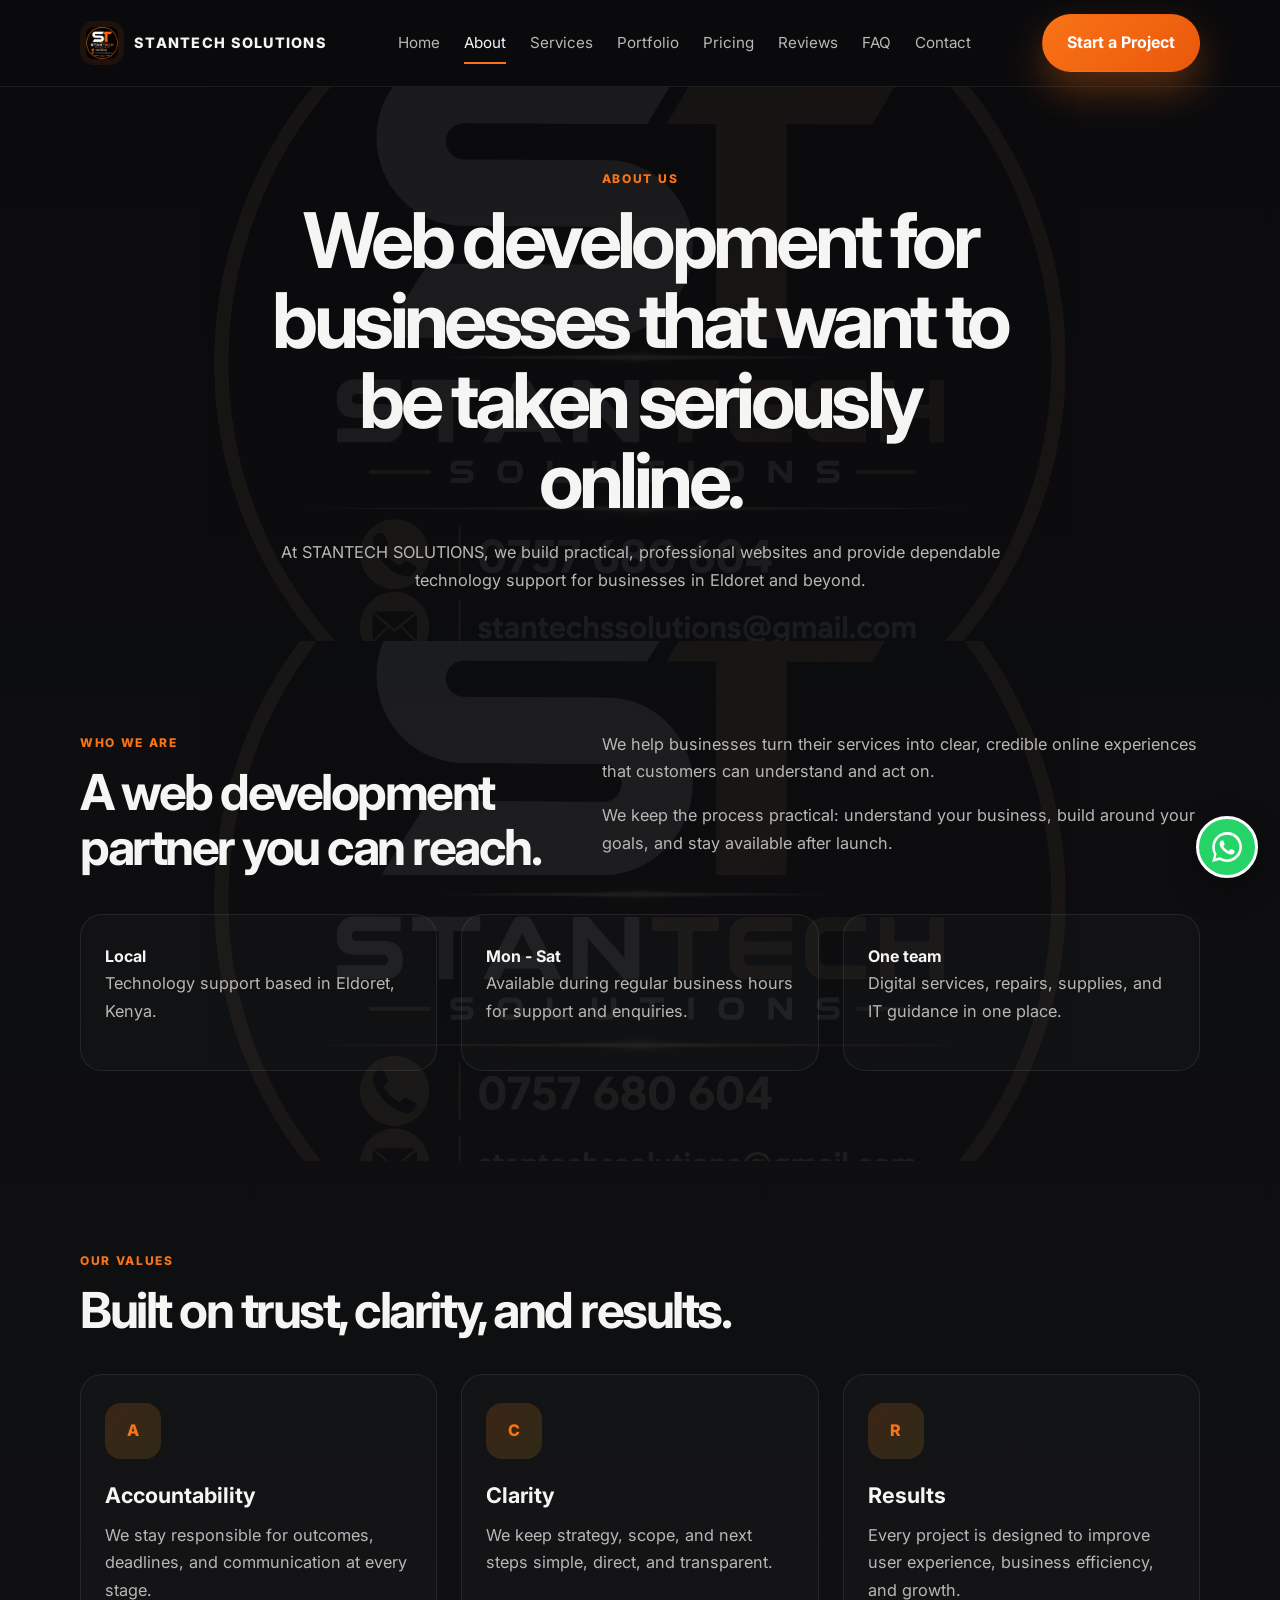
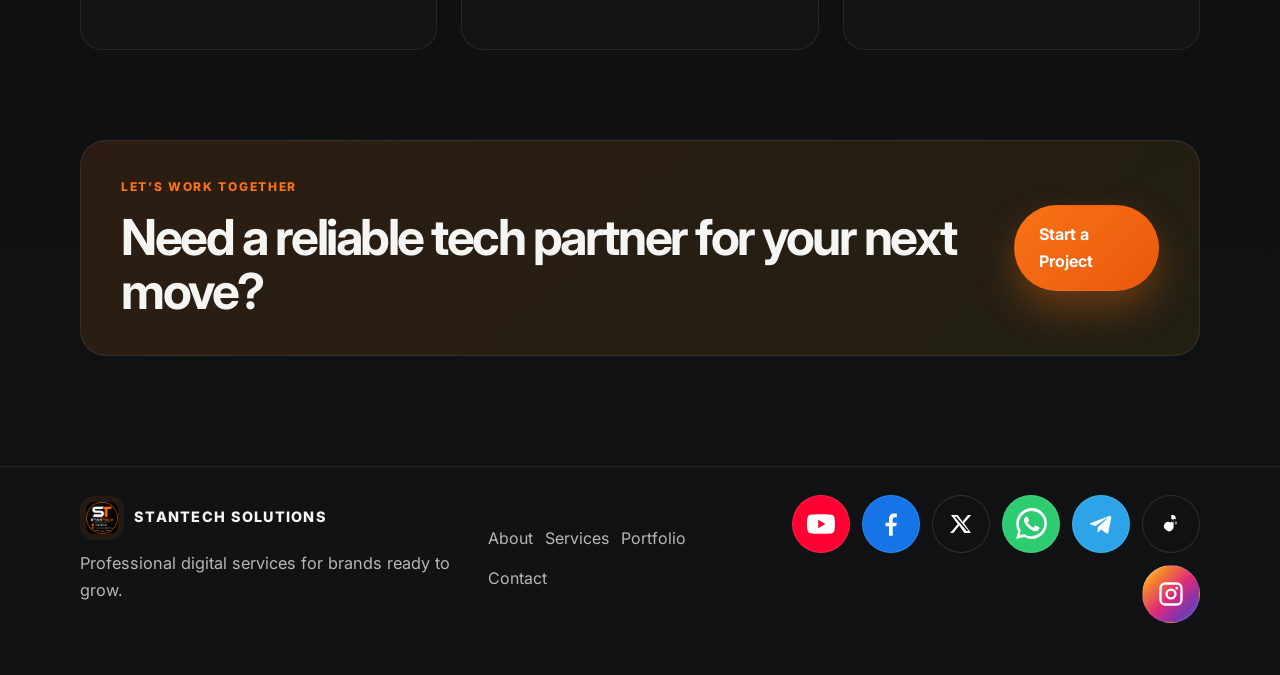
<file: about.html>
<!DOCTYPE html>
<html lang="en">
  <head>
    <meta charset="UTF-8" />
    <meta name="viewport" content="width=device-width, initial-scale=1.0" />
    <title>About | STANTECH SOLUTIONS</title>
    <link rel="preconnect" href="https://fonts.googleapis.com" />
    <link rel="preconnect" href="https://fonts.gstatic.com" crossorigin />
    <link href="https://fonts.googleapis.com/css2?family=Inter:wght@400;500;600;700;800;900&display=swap" rel="stylesheet" />
    <link rel="stylesheet" href="styles.css" />
  </head>
  <body>
    <header class="site-header">
      <div class="container nav-wrap">
        <a href="index.html" class="brand" aria-label="Home">
          <img src="assets/logo.jpeg" alt="STANTECH SOLUTIONS logo" class="brand-logo" />
          <span class="brand-text">STANTECH SOLUTIONS</span>
        </a>
        <button class="nav-toggle" aria-label="Toggle navigation" aria-expanded="false">
          <span></span><span></span><span></span>
        </button>
        <nav class="main-nav" aria-label="Main navigation">
          <a href="index.html">Home</a>
          <a href="about.html" class="active">About</a>
          <a href="services.html">Services</a>
          <a href="portfolio.html">Portfolio</a>
          <a href="pricing.html">Pricing</a>
          <a href="testimonials.html">Reviews</a>
          <a href="faq.html">FAQ</a>
          <a href="contact.html">Contact</a>
        </nav>
        <a class="btn btn-primary nav-cta" href="contact.html">Start a Project</a>
      </div>
    </header>

    <main>
      <section class="page-hero brand-watermark">
        <div class="container page-hero-inner reveal">
          <p class="eyebrow accent">About us</p>
          <h1>Web development for businesses that want to be taken seriously online.</h1>
          <p>At STANTECH SOLUTIONS, we build practical, professional websites and provide dependable technology support for businesses in Eldoret and beyond.</p>
        </div>
      </section>

      <section class="page-section brand-watermark">
        <div class="container two-column reveal">
          <div>
            <p class="eyebrow accent">Who we are</p>
            <h2>A web development partner you can reach.</h2>
          </div>
          <div>
            <p>We help businesses turn their services into clear, credible online experiences that customers can understand and act on.</p>
            <p>We keep the process practical: understand your business, build around your goals, and stay available after launch.</p>
          </div>
        </div>

        <div class="container stats-grid reveal">
          <article class="stat-card">
            <strong>Local</strong>
            <p>Technology support based in Eldoret, Kenya.</p>
          </article>
          <article class="stat-card">
            <strong>Mon - Sat</strong>
            <p>Available during regular business hours for support and enquiries.</p>
          </article>
          <article class="stat-card">
            <strong>One team</strong>
            <p>Digital services, repairs, supplies, and IT guidance in one place.</p>
          </article>
        </div>
      </section>

      <section class="page-section">
        <div class="container section-header reveal">
          <div>
            <p class="eyebrow accent">Our values</p>
            <h2>Built on trust, clarity, and results.</h2>
          </div>
        </div>
        <div class="container feature-grid">
          <article class="feature-card reveal">
            <div class="icon-box">A</div>
            <h3>Accountability</h3>
            <p>We stay responsible for outcomes, deadlines, and communication at every stage.</p>
          </article>
          <article class="feature-card reveal">
            <div class="icon-box">C</div>
            <h3>Clarity</h3>
            <p>We keep strategy, scope, and next steps simple, direct, and transparent.</p>
          </article>
          <article class="feature-card reveal">
            <div class="icon-box">R</div>
            <h3>Results</h3>
            <p>Every project is designed to improve user experience, business efficiency, and growth.</p>
          </article>
        </div>
      </section>

      <section class="section cta-band">
        <div class="container cta-box reveal">
          <div>
            <p class="eyebrow accent">Let’s work together</p>
            <h2>Need a reliable tech partner for your next move?</h2>
          </div>
          <a class="btn btn-primary" href="contact.html">Start a Project</a>
        </div>
      </section>
    </main>

    <footer class="site-footer">
      <div class="container footer-wrap">
        <div>
          <a href="index.html" class="brand footer-brand">
            <img src="assets/logo.jpeg" alt="STANTECH SOLUTIONS logo" class="brand-logo" />
            <span class="brand-text">STANTECH SOLUTIONS</span>
          </a>
          <p>Professional digital services for brands ready to grow.</p>
        </div>
        <div class="footer-links">
          <a href="about.html">About</a>
          <a href="services.html">Services</a>
          <a href="portfolio.html">Portfolio</a>
          <a href="contact.html">Contact</a>
        </div>
        <div class="social-links">
          <a class="social-link" data-social="youtube" href="https://www.youtube.com/@STANTECHS254" target="_blank" rel="noreferrer" aria-label="YouTube"><svg viewBox="0 0 24 24" aria-hidden="true"><path d="M23.5 6.2a3 3 0 0 0-2.1-2.1C19.5 3.6 12 3.6 12 3.6s-7.5 0-9.4.5A3 3 0 0 0 .5 6.2 31 31 0 0 0 0 12a31 31 0 0 0 .5 5.8 3 3 0 0 0 2.1 2.1c1.9.5 9.4.5 9.4.5s7.5 0 9.4-.5a3 3 0 0 0 2.1-2.1A31 31 0 0 0 24 12a31 31 0 0 0-.5-5.8ZM9.6 15.6V8.4l6.2 3.6-6.2 3.6Z"/></svg></a>
          <a class="social-link" data-social="facebook" href="https://www.facebook.com/share/1HybwTXKRy/" target="_blank" rel="noreferrer" aria-label="Facebook"><svg viewBox="0 0 24 24" aria-hidden="true"><path d="M13.5 22v-8h3l.4-3h-3.4V7.8c0-.9.3-1.6 1.7-1.6H17V3.1c-.3-.1-1.3-.2-2.5-.2-2.5 0-4.2 1.5-4.2 4.4V11h-3v3h3v8h4.7Z"/></svg></a>
          <a class="social-link" data-social="twitter" href="https://x.com/StantechDesigns" target="_blank" rel="noreferrer" aria-label="Twitter"><svg viewBox="0 0 24 24" aria-hidden="true"><path d="M18.9 3h3.3l-7.2 8.2L22 21h-6.6l-5.2-7.4L4.4 21H1l7.7-8.8L2 3h6.8l4.7 6.7 5.4-6.7Zm-1.2 16.1h1.8L7.4 4.8H5.5l12.2 14.3Z"/></svg></a>
          <a class="social-link" data-social="whatsapp" href="https://wa.me/254757680604" target="_blank" rel="noreferrer" aria-label="WhatsApp"><svg viewBox="0 0 24 24" aria-hidden="true"><path d="M20.52 3.48A11.31 11.31 0 0 0 12.09 0C5.59 0 .2 5.38.2 12c0 2.12.55 4.18 1.58 5.99L.1 24l6.2-1.63A11.9 11.9 0 0 0 12.09 24c6.5 0 11.88-5.38 11.88-12 0-3.2-1.25-6.2-3.45-8.52ZM12.09 21.9c-1.88 0-3.72-.5-5.35-1.45l-.38-.23-3.67.96 1-3.56-.25-.37A9.67 9.67 0 0 1 2.27 12c0-5.37 4.38-9.75 9.8-9.75 2.62 0 5.08 1.02 6.9 2.86a9.58 9.58 0 0 1 2.9 6.89c0 5.37-4.39 9.75-9.81 9.75Zm5.37-7.3c-.29-.15-1.72-.85-1.99-.95-.27-.1-.46-.15-.66.15-.2.29-.76.95-.94 1.14-.17.2-.35.22-.65.08-.29-.15-1.24-.46-2.37-1.47-.87-.78-1.47-1.74-1.64-2.03-.17-.29-.02-.45.13-.6.14-.14.29-.35.44-.52.15-.17.2-.29.3-.48.1-.2.05-.37-.02-.52-.08-.15-.66-1.58-.9-2.16-.24-.58-.49-.5-.66-.51-.17 0-.37-.02-.57-.02-.2 0-.52.08-.79.38-.27.29-1.04 1.02-1.04 2.48s1.06 2.88 1.22 3.08c.15.2 2.1 3.2 5.08 4.48.7.31 1.25.49 1.68.63.71.23 1.35.2 1.86.12.57-.08 1.72-.7 1.96-1.38.24-.68.24-1.27.17-1.39-.07-.12-.27-.2-.57-.35Z"/></svg></a>
          <a class="social-link" data-social="telegram" href="https://t.me/StanTechs" target="_blank" rel="noreferrer" aria-label="Telegram"><svg viewBox="0 0 24 24" aria-hidden="true"><path d="M21 5.4 18.3 19.2c-.2 1-.8 1.2-1.7.8l-4.5-3.3-2.2 2.1c-.2.2-.4.4-.9.4l.3-4.6 8.4-7.6c.4-.3-.1-.5-.6-.2L7.2 13.7 3.1 12.5c-.9-.3-.9-.9.2-1.3l15.7-6.1c.8-.3 1.5.2 1.2 1.3Z"/></svg></a>
          <a class="social-link" data-social="tiktok" href="https://www.tiktok.com/@stantechssolutions" target="_blank" rel="noreferrer" aria-label="TikTok"><svg viewBox="0 0 24 24" aria-hidden="true"><path d="M14.8 3c.5.7 1.1 1.3 1.9 1.7v2.6c-.8-.1-1.5-.4-2.1-.8V15a4.3 4.3 0 0 1-7.5 2.9 4.3 4.3 0 0 1 4.2-7.5c.3 0 .5-.1.8-.1V9.5a6.8 6.8 0 0 0 2.7 1v-2.6c-.9-.1-1.7-.4-2.5-.9V3h2.5Zm1.1 9.6c.5-.4 1-.6 1.6-.6V9.4c-.4 0-.8.1-1.1.2v3Z"/></svg></a>
          <a class="social-link" data-social="instagram" href="https://www.instagram.com/stan.techs?stkn=dzA0ZWNvb3Q5NmZw" target="_blank" rel="noreferrer" aria-label="Instagram"><svg viewBox="0 0 24 24" aria-hidden="true"><path d="M7 2h10a5 5 0 0 1 5 5v10a5 5 0 0 1-5 5H7a5 5 0 0 1-5-5V7a5 5 0 0 1 5-5Zm0 2a3 3 0 0 0-3 3v10a3 3 0 0 0 3 3h10a3 3 0 0 0 3-3V7a3 3 0 0 0-3-3H7Zm5 3.2A4.8 4.8 0 1 1 7.2 12 4.8 4.8 0 0 1 12 7.2Zm0 2A2.8 2.8 0 1 0 14.8 12 2.8 2.8 0 0 0 12 9.2Zm5-3.4a1.2 1.2 0 1 1-1.2 1.2 1.2 1.2 0 0 1 1.2-1.2Z"/></svg></a>
        </div>
      </div>
    </footer>

    <a class="whatsapp-float" href="https://wa.me/254757680604" target="_blank" rel="noreferrer" aria-label="Chat with STANTECH SOLUTIONS on WhatsApp" title="Chat on WhatsApp"><svg viewBox="0 0 24 24" aria-hidden="true"><path d="M20.52 3.48A11.31 11.31 0 0 0 12.09 0C5.59 0 .2 5.38.2 12c0 2.12.55 4.18 1.58 5.99L.1 24l6.2-1.63A11.9 11.9 0 0 0 12.09 24c6.5 0 11.88-5.38 11.88-12 0-3.2-1.25-6.2-3.45-8.52ZM12.09 21.9c-1.88 0-3.72-.5-5.35-1.45l-.38-.23-3.67.96 1-3.56-.25-.37A9.67 9.67 0 0 1 2.27 12c0-5.37 4.38-9.75 9.8-9.75 2.62 0 5.08 1.02 6.9 2.86a9.58 9.58 0 0 1 2.9 6.89c0 5.37-4.39 9.75-9.81 9.75Zm5.37-7.3c-.29-.15-1.72-.85-1.99-.95-.27-.1-.46-.15-.66.15-.2.29-.76.95-.94 1.14-.17.2-.35.22-.65.08-.29-.15-1.24-.46-2.37-1.47-.87-.78-1.47-1.74-1.64-2.03-.17-.29-.02-.45.13-.6.14-.14.29-.35.44-.52.15-.17.2-.29.3-.48.1-.2.05-.37-.02-.52-.08-.15-.66-1.58-.9-2.16-.24-.58-.49-.5-.66-.51-.17 0-.37-.02-.57-.02-.2 0-.52.08-.79.38-.27.29-1.04 1.02-1.04 2.48s1.06 2.88 1.22 3.08c.15.2 2.1 3.2 5.08 4.48.7.31 1.25.49 1.68.63.71.23 1.35.2 1.86.12.57-.08 1.72-.7 1.96-1.38.24-.68.24-1.27.17-1.39-.07-.12-.27-.2-.57-.35Z"/></svg></a>

    <script src="script.js"></script>
  </body>
</html>
</file>
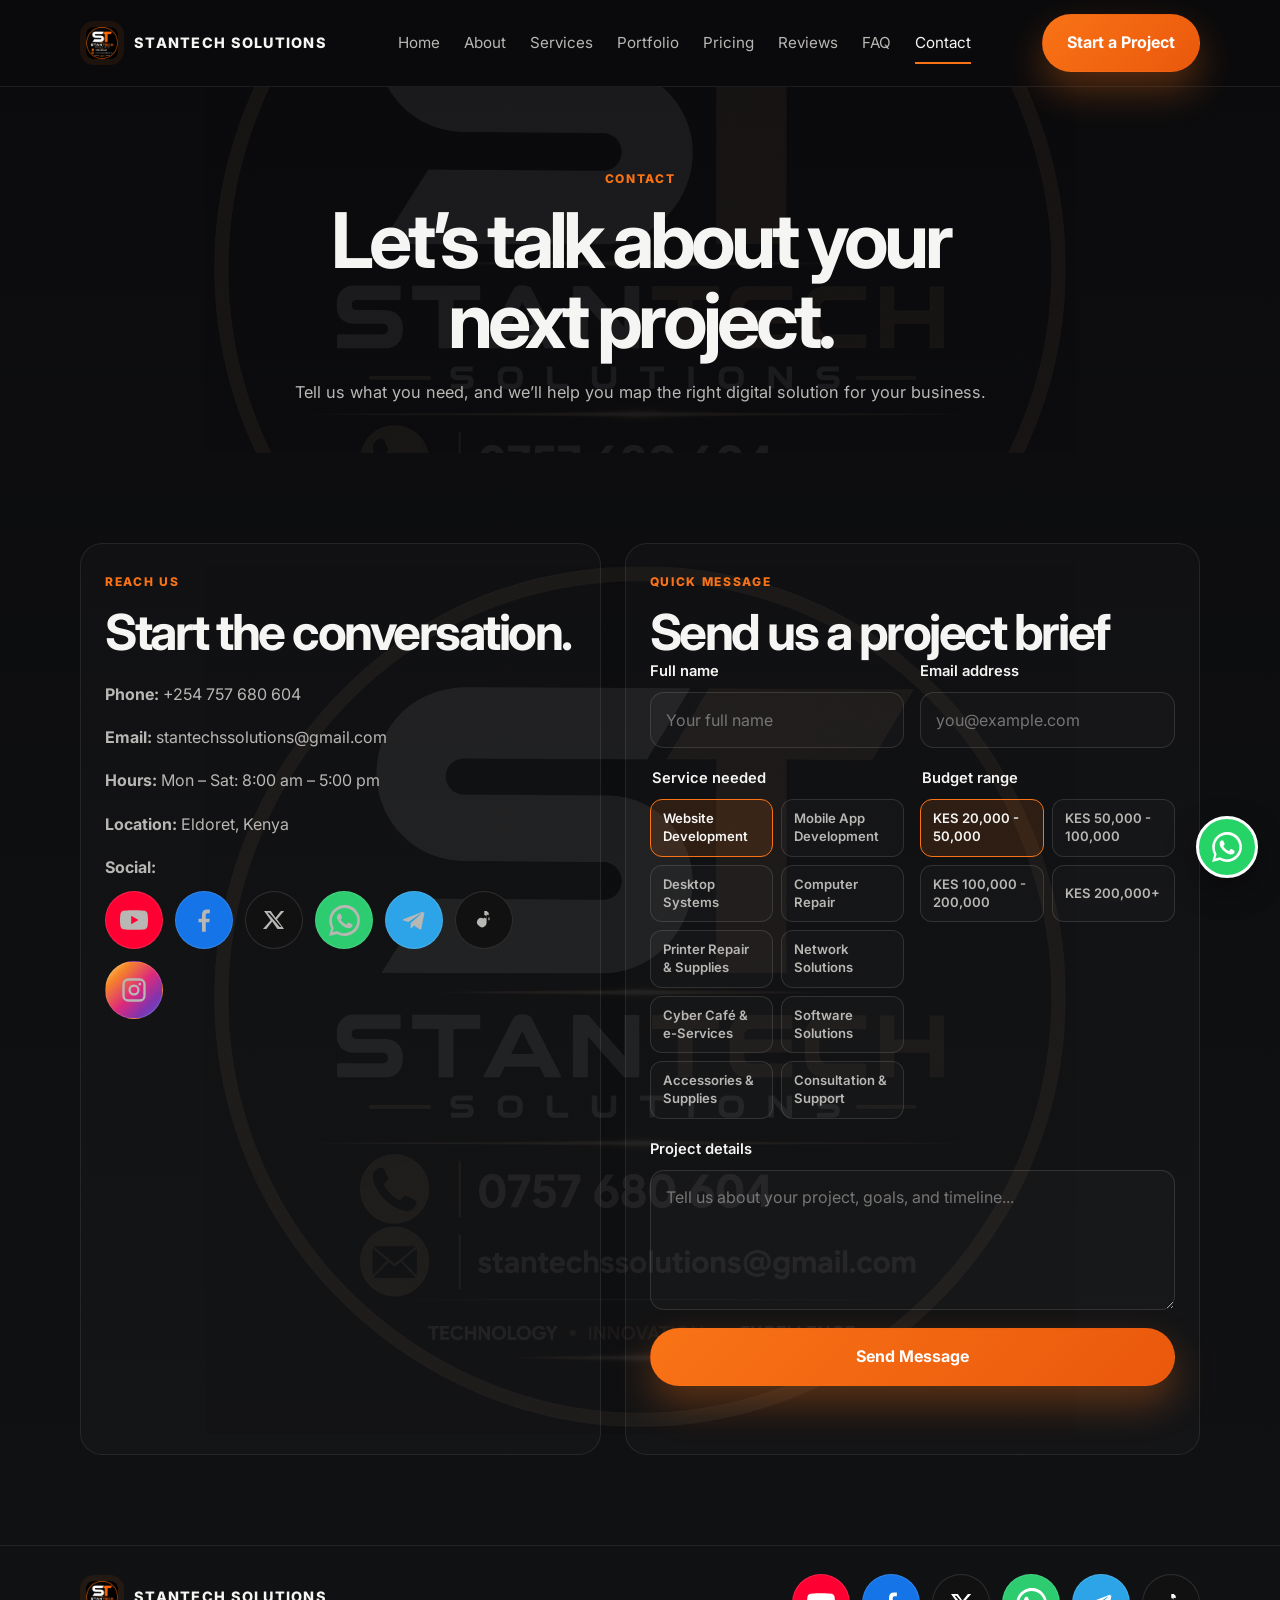
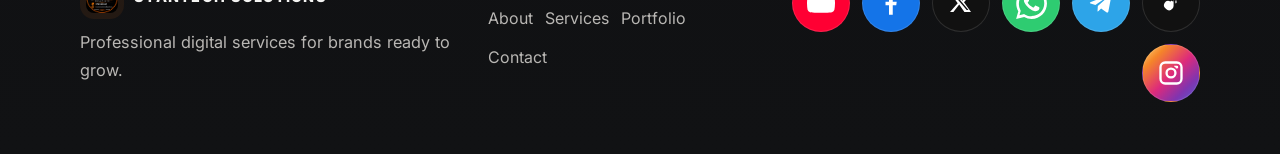
<file: contact.html>
<!DOCTYPE html>
<html lang="en">
  <head>
    <meta charset="UTF-8" />
    <meta name="viewport" content="width=device-width, initial-scale=1.0" />
    <title>Contact | STANTECH SOLUTIONS</title>
    <link rel="preconnect" href="https://fonts.googleapis.com" />
    <link rel="preconnect" href="https://fonts.gstatic.com" crossorigin />
    <link href="https://fonts.googleapis.com/css2?family=Inter:wght@400;500;600;700;800;900&display=swap" rel="stylesheet" />
    <link rel="stylesheet" href="styles.css" />
  </head>
  <body>
    <header class="site-header">
      <div class="container nav-wrap">
        <a href="index.html" class="brand" aria-label="Home">
          <img src="assets/logo.jpeg" alt="STANTECH SOLUTIONS logo" class="brand-logo" />
          <span class="brand-text">STANTECH SOLUTIONS</span>
        </a>
        <button class="nav-toggle" aria-label="Toggle navigation" aria-expanded="false">
          <span></span><span></span><span></span>
        </button>
        <nav class="main-nav" aria-label="Main navigation">
          <a href="index.html">Home</a>
          <a href="about.html">About</a>
          <a href="services.html">Services</a>
          <a href="portfolio.html">Portfolio</a>
          <a href="pricing.html">Pricing</a>
          <a href="testimonials.html">Reviews</a>
          <a href="faq.html">FAQ</a>
          <a href="contact.html" class="active">Contact</a>
        </nav>
        <a class="btn btn-primary nav-cta" href="contact.html">Start a Project</a>
      </div>
    </header>

    <main>
      <section class="page-hero brand-watermark">
        <div class="container page-hero-inner reveal">
          <p class="eyebrow accent">Contact</p>
          <h1>Let’s talk about your next project.</h1>
          <p>Tell us what you need, and we’ll help you map the right digital solution for your business.</p>
        </div>
      </section>

      <section class="page-section brand-watermark">
        <div class="container contact-grid reveal">
          <div class="contact-box">
            <p class="eyebrow accent">Reach us</p>
            <h2>Start the conversation.</h2>
            <div class="contact-list">
              <div><strong>Phone:</strong> <a href="tel:+254757680604">+254 757 680 604</a></div>
              <div><strong>Email:</strong> <a href="mailto:stantechssolutions@gmail.com">stantechssolutions@gmail.com</a></div>
              <div><strong>Hours:</strong> Mon – Sat: 8:00 am – 5:00 pm</div>
              <div><strong>Location:</strong> Eldoret, Kenya</div>
              <div>
                <strong>Social:</strong>
                <div class="social-links" style="justify-content:flex-start; margin-top: 10px;">
                  <a class="social-link" data-social="youtube" href="https://www.youtube.com/@STANTECHS254" target="_blank" rel="noreferrer" aria-label="YouTube"><svg viewBox="0 0 24 24" aria-hidden="true"><path d="M23.5 6.2a3 3 0 0 0-2.1-2.1C19.5 3.6 12 3.6 12 3.6s-7.5 0-9.4.5A3 3 0 0 0 .5 6.2 31 31 0 0 0 0 12a31 31 0 0 0 .5 5.8 3 3 0 0 0 2.1 2.1c1.9.5 9.4.5 9.4.5s7.5 0 9.4-.5a3 3 0 0 0 2.1-2.1A31 31 0 0 0 24 12a31 31 0 0 0-.5-5.8ZM9.6 15.6V8.4l6.2 3.6-6.2 3.6Z"/></svg></a>
                  <a class="social-link" data-social="facebook" href="https://www.facebook.com/share/1HybwTXKRy/" target="_blank" rel="noreferrer" aria-label="Facebook"><svg viewBox="0 0 24 24" aria-hidden="true"><path d="M13.5 22v-8h3l.4-3h-3.4V7.8c0-.9.3-1.6 1.7-1.6H17V3.1c-.3-.1-1.3-.2-2.5-.2-2.5 0-4.2 1.5-4.2 4.4V11h-3v3h3v8h4.7Z"/></svg></a>
                  <a class="social-link" data-social="twitter" href="https://x.com/StantechDesigns" target="_blank" rel="noreferrer" aria-label="Twitter"><svg viewBox="0 0 24 24" aria-hidden="true"><path d="M18.9 3h3.3l-7.2 8.2L22 21h-6.6l-5.2-7.4L4.4 21H1l7.7-8.8L2 3h6.8l4.7 6.7 5.4-6.7Zm-1.2 16.1h1.8L7.4 4.8H5.5l12.2 14.3Z"/></svg></a>
                  <a class="social-link" data-social="whatsapp" href="https://wa.me/254757680604" target="_blank" rel="noreferrer" aria-label="WhatsApp"><svg viewBox="0 0 24 24" aria-hidden="true"><path d="M20.52 3.48A11.31 11.31 0 0 0 12.09 0C5.59 0 .2 5.38.2 12c0 2.12.55 4.18 1.58 5.99L.1 24l6.2-1.63A11.9 11.9 0 0 0 12.09 24c6.5 0 11.88-5.38 11.88-12 0-3.2-1.25-6.2-3.45-8.52ZM12.09 21.9c-1.88 0-3.72-.5-5.35-1.45l-.38-.23-3.67.96 1-3.56-.25-.37A9.67 9.67 0 0 1 2.27 12c0-5.37 4.38-9.75 9.8-9.75 2.62 0 5.08 1.02 6.9 2.86a9.58 9.58 0 0 1 2.9 6.89c0 5.37-4.39 9.75-9.81 9.75Zm5.37-7.3c-.29-.15-1.72-.85-1.99-.95-.27-.1-.46-.15-.66.15-.2.29-.76.95-.94 1.14-.17.2-.35.22-.65.08-.29-.15-1.24-.46-2.37-1.47-.87-.78-1.47-1.74-1.64-2.03-.17-.29-.02-.45.13-.6.14-.14.29-.35.44-.52.15-.17.2-.29.3-.48.1-.2.05-.37-.02-.52-.08-.15-.66-1.58-.9-2.16-.24-.58-.49-.5-.66-.51-.17 0-.37-.02-.57-.02-.2 0-.52.08-.79.38-.27.29-1.04 1.02-1.04 2.48s1.06 2.88 1.22 3.08c.15.2 2.1 3.2 5.08 4.48.7.31 1.25.49 1.68.63.71.23 1.35.2 1.86.12.57-.08 1.72-.7 1.96-1.38.24-.68.24-1.27.17-1.39-.07-.12-.27-.2-.57-.35Z"/></svg></a>
                  <a class="social-link" data-social="telegram" href="https://t.me/StanTechs" target="_blank" rel="noreferrer" aria-label="Telegram"><svg viewBox="0 0 24 24" aria-hidden="true"><path d="M21 5.4 18.3 19.2c-.2 1-.8 1.2-1.7.8l-4.5-3.3-2.2 2.1c-.2.2-.4.4-.9.4l.3-4.6 8.4-7.6c.4-.3-.1-.5-.6-.2L7.2 13.7 3.1 12.5c-.9-.3-.9-.9.2-1.3l15.7-6.1c.8-.3 1.5.2 1.2 1.3Z"/></svg></a>
                  <a class="social-link" data-social="tiktok" href="https://www.tiktok.com/@stantechssolutions" target="_blank" rel="noreferrer" aria-label="TikTok"><svg viewBox="0 0 24 24" aria-hidden="true"><path d="M14.8 3c.5.7 1.1 1.3 1.9 1.7v2.6c-.8-.1-1.5-.4-2.1-.8V15a4.3 4.3 0 0 1-7.5 2.9 4.3 4.3 0 0 1 4.2-7.5c.3 0 .5-.1.8-.1V9.5a6.8 6.8 0 0 0 2.7 1v-2.6c-.9-.1-1.7-.4-2.5-.9V3h2.5Zm1.1 9.6c.5-.4 1-.6 1.6-.6V9.4c-.4 0-.8.1-1.1.2v3Z"/></svg></a>
                  <a class="social-link" data-social="instagram" href="https://www.instagram.com/stan.techs?stkn=dzA0ZWNvb3Q5NmZw" target="_blank" rel="noreferrer" aria-label="Instagram"><svg viewBox="0 0 24 24" aria-hidden="true"><path d="M7 2h10a5 5 0 0 1 5 5v10a5 5 0 0 1-5 5H7a5 5 0 0 1-5-5V7a5 5 0 0 1 5-5Zm0 2a3 3 0 0 0-3 3v10a3 3 0 0 0 3 3h10a3 3 0 0 0 3-3V7a3 3 0 0 0-3-3H7Zm5 3.2A4.8 4.8 0 1 1 7.2 12 4.8 4.8 0 0 1 12 7.2Zm0 2A2.8 2.8 0 1 0 14.8 12 2.8 2.8 0 0 0 12 9.2Zm5-3.4a1.2 1.2 0 1 1-1.2 1.2 1.2 1.2 0 0 1 1.2-1.2Z"/></svg></a>
                </div>
              </div>
            </div>
          </div>

          <div class="form-box">
            <p class="eyebrow accent">Quick message</p>
            <h2>Send us a project brief</h2>
            <form id="contactForm" action="#" method="post">
              <div class="field-row">
                <div class="form-field">
                  <label for="name">Full name</label>
                  <input id="name" name="name" type="text" placeholder="Your full name" required />
                </div>
                <div class="form-field">
                  <label for="email">Email address</label>
                  <input id="email" name="email" type="email" placeholder="you@example.com" required />
                </div>
              </div>

              <div class="field-row">
                <fieldset class="choice-field">
                  <legend>Service needed</legend>
                  <div class="choice-grid service-choices">
                    <label class="choice-card">
                      <input type="radio" name="service" value="Website Development" checked />
                      <span>Website Development</span>
                    </label>
                    <label class="choice-card">
                      <input type="radio" name="service" value="Mobile App Development" />
                      <span>Mobile App Development</span>
                    </label>
                    <label class="choice-card">
                      <input type="radio" name="service" value="Desktop Systems" />
                      <span>Desktop Systems</span>
                    </label>
                    <label class="choice-card">
                      <input type="radio" name="service" value="Computer Repair" />
                      <span>Computer Repair</span>
                    </label>
                    <label class="choice-card">
                      <input type="radio" name="service" value="Printer Repair &amp; Supplies" />
                      <span>Printer Repair &amp; Supplies</span>
                    </label>
                    <label class="choice-card">
                      <input type="radio" name="service" value="Network Solutions" />
                      <span>Network Solutions</span>
                    </label>
                    <label class="choice-card">
                      <input type="radio" name="service" value="Cyber Café &amp; e-Services" />
                      <span>Cyber Café &amp; e-Services</span>
                    </label>
                    <label class="choice-card">
                      <input type="radio" name="service" value="Software Solutions" />
                      <span>Software Solutions</span>
                    </label>
                    <label class="choice-card">
                      <input type="radio" name="service" value="Accessories &amp; Supplies" />
                      <span>Accessories &amp; Supplies</span>
                    </label>
                    <label class="choice-card">
                      <input type="radio" name="service" value="Consultation &amp; Support" />
                      <span>Consultation &amp; Support</span>
                    </label>
                  </div>
                </fieldset>
                <fieldset class="choice-field">
                  <legend>Budget range</legend>
                  <div class="choice-grid budget-choices">
                    <label class="choice-card">
                      <input type="radio" name="budget" value="KES 20,000 - 50,000" checked />
                      <span>KES 20,000 - 50,000</span>
                    </label>
                    <label class="choice-card">
                      <input type="radio" name="budget" value="KES 50,000 - 100,000" />
                      <span>KES 50,000 - 100,000</span>
                    </label>
                    <label class="choice-card">
                      <input type="radio" name="budget" value="KES 100,000 - 200,000" />
                      <span>KES 100,000 - 200,000</span>
                    </label>
                    <label class="choice-card">
                      <input type="radio" name="budget" value="KES 200,000+" />
                      <span>KES 200,000+</span>
                    </label>
                  </div>
                </fieldset>
              </div>

              <div class="form-field">
                <label for="message">Project details</label>
                <textarea id="message" name="message" placeholder="Tell us about your project, goals, and timeline..." required></textarea>
              </div>

              <button class="btn btn-primary" type="submit">Send Message</button>
              <div class="form-status" aria-live="polite"></div>
            </form>
          </div>
        </div>
      </section>
    </main>

    <footer class="site-footer">
      <div class="container footer-wrap">
        <div>
          <a href="index.html" class="brand footer-brand">
            <img src="assets/logo.jpeg" alt="STANTECH SOLUTIONS logo" class="brand-logo" />
            <span class="brand-text">STANTECH SOLUTIONS</span>
          </a>
          <p>Professional digital services for brands ready to grow.</p>
        </div>
        <div class="footer-links">
          <a href="about.html">About</a>
          <a href="services.html">Services</a>
          <a href="portfolio.html">Portfolio</a>
          <a href="contact.html">Contact</a>
        </div>
        <div class="social-links">
          <a class="social-link" data-social="youtube" href="https://www.youtube.com/@STANTECHS254" target="_blank" rel="noreferrer" aria-label="YouTube"><svg viewBox="0 0 24 24" aria-hidden="true"><path d="M23.5 6.2a3 3 0 0 0-2.1-2.1C19.5 3.6 12 3.6 12 3.6s-7.5 0-9.4.5A3 3 0 0 0 .5 6.2 31 31 0 0 0 0 12a31 31 0 0 0 .5 5.8 3 3 0 0 0 2.1 2.1c1.9.5 9.4.5 9.4.5s7.5 0 9.4-.5a3 3 0 0 0 2.1-2.1A31 31 0 0 0 24 12a31 31 0 0 0-.5-5.8ZM9.6 15.6V8.4l6.2 3.6-6.2-3.6Z"/></svg></a>
          <a class="social-link" data-social="facebook" href="https://www.facebook.com/share/1HybwTXKRy/" target="_blank" rel="noreferrer" aria-label="Facebook"><svg viewBox="0 0 24 24" aria-hidden="true"><path d="M13.5 22v-8h3l.4-3h-3.4V7.8c0-.9.3-1.6 1.7-1.6H17V3.1c-.3-.1-1.3-.2-2.5-.2-2.5 0-4.2 1.5-4.2 4.4V11h-3v3h3v8h4.7Z"/></svg></a>
          <a class="social-link" data-social="twitter" href="https://x.com/StantechDesigns" target="_blank" rel="noreferrer" aria-label="Twitter"><svg viewBox="0 0 24 24" aria-hidden="true"><path d="M18.9 3h3.3l-7.2 8.2L22 21h-6.6l-5.2-7.4L4.4 21H1l7.7-8.8L2 3h6.8l4.7 6.7 5.4-6.7Zm-1.2 16.1h1.8L7.4 4.8H5.5l12.2 14.3Z"/></svg></a>
          <a class="social-link" data-social="whatsapp" href="https://wa.me/254757680604" target="_blank" rel="noreferrer" aria-label="WhatsApp"><svg viewBox="0 0 24 24" aria-hidden="true"><path d="M20.52 3.48A11.31 11.31 0 0 0 12.09 0C5.59 0 .2 5.38.2 12c0 2.12.55 4.18 1.58 5.99L.1 24l6.2-1.63A11.9 11.9 0 0 0 12.09 24c6.5 0 11.88-5.38 11.88-12 0-3.2-1.25-6.2-3.45-8.52ZM12.09 21.9c-1.88 0-3.72-.5-5.35-1.45l-.38-.23-3.67.96 1-3.56-.25-.37A9.67 9.67 0 0 1 2.27 12c0-5.37 4.38-9.75 9.8-9.75 2.62 0 5.08 1.02 6.9 2.86a9.58 9.58 0 0 1 2.9 6.89c0 5.37-4.39 9.75-9.81 9.75Zm5.37-7.3c-.29-.15-1.72-.85-1.99-.95-.27-.1-.46-.15-.66.15-.2.29-.76.95-.94 1.14-.17.2-.35.22-.65.08-.29-.15-1.24-.46-2.37-1.47-.87-.78-1.47-1.74-1.64-2.03-.17-.29-.02-.45.13-.6.14-.14.29-.35.44-.52.15-.17.2-.29.3-.48.1-.2.05-.37-.02-.52-.08-.15-.66-1.58-.9-2.16-.24-.58-.49-.5-.66-.51-.17 0-.37-.02-.57-.02-.2 0-.52.08-.79.38-.27.29-1.04 1.02-1.04 2.48s1.06 2.88 1.22 3.08c.15.2 2.1 3.2 5.08 4.48.7.31 1.25.49 1.68.63.71.23 1.35.2 1.86.12.57-.08 1.72-.7 1.96-1.38.24-.68.24-1.27.17-1.39-.07-.12-.27-.2-.57-.35Z"/></svg></a>
          <a class="social-link" data-social="telegram" href="https://t.me/StanTechs" target="_blank" rel="noreferrer" aria-label="Telegram"><svg viewBox="0 0 24 24" aria-hidden="true"><path d="M21 5.4 18.3 19.2c-.2 1-.8 1.2-1.7.8l-4.5-3.3-2.2 2.1c-.2.2-.4.4-.9.4l.3-4.6 8.4-7.6c.4-.3-.1-.5-.6-.2L7.2 13.7 3.1 12.5c-.9-.3-.9-.9.2-1.3l15.7-6.1c.8-.3 1.5.2 1.2 1.3Z"/></svg></a>
          <a class="social-link" data-social="tiktok" href="https://www.tiktok.com/@stantechssolutions" target="_blank" rel="noreferrer" aria-label="TikTok"><svg viewBox="0 0 24 24" aria-hidden="true"><path d="M14.8 3c.5.7 1.1 1.3 1.9 1.7v2.6c-.8-.1-1.5-.4-2.1-.8V15a4.3 4.3 0 0 1-7.5 2.9 4.3 4.3 0 0 1 4.2-7.5c.3 0 .5-.1.8-.1V9.5a6.8 6.8 0 0 0 2.7 1v-2.6c-.9-.1-1.7-.4-2.5-.9V3h2.5Zm1.1 9.6c.5-.4 1-.6 1.6-.6V9.4c-.4 0-.8.1-1.1.2v3Z"/></svg></a>
          <a class="social-link" data-social="instagram" href="https://www.instagram.com/stan.techs?stkn=dzA0ZWNvb3Q5NmZw" target="_blank" rel="noreferrer" aria-label="Instagram"><svg viewBox="0 0 24 24" aria-hidden="true"><path d="M7 2h10a5 5 0 0 1 5 5v10a5 5 0 0 1-5 5H7a5 5 0 0 1-5-5V7a5 5 0 0 1 5-5Zm0 2a3 3 0 0 0-3 3v10a3 3 0 0 0 3 3h10a3 3 0 0 0 3-3V7a3 3 0 0 0-3-3H7Zm5 3.2A4.8 4.8 0 1 1 7.2 12 4.8 4.8 0 0 1 12 7.2Zm0 2A2.8 2.8 0 1 0 14.8 12 2.8 2.8 0 0 0 12 9.2Zm5-3.4a1.2 1.2 0 1 1-1.2 1.2 1.2 1.2 0 0 1-1.2-1.2Z"/></svg></a>
        </div>
      </div>
    </footer>

    <a class="whatsapp-float" href="https://wa.me/254757680604" target="_blank" rel="noreferrer" aria-label="Chat with STANTECH SOLUTIONS on WhatsApp" title="Chat on WhatsApp"><svg viewBox="0 0 24 24" aria-hidden="true"><path d="M20.52 3.48A11.31 11.31 0 0 0 12.09 0C5.59 0 .2 5.38.2 12c0 2.12.55 4.18 1.58 5.99L.1 24l6.2-1.63A11.9 11.9 0 0 0 12.09 24c6.5 0 11.88-5.38 11.88-12 0-3.2-1.25-6.2-3.45-8.52ZM12.09 21.9c-1.88 0-3.72-.5-5.35-1.45l-.38-.23-3.67.96 1-3.56-.25-.37A9.67 9.67 0 0 1 2.27 12c0-5.37 4.38-9.75 9.8-9.75 2.62 0 5.08 1.02 6.9 2.86a9.58 9.58 0 0 1 2.9 6.89c0 5.37-4.39 9.75-9.81 9.75Zm5.37-7.3c-.29-.15-1.72-.85-1.99-.95-.27-.1-.46-.15-.66.15-.2.29-.76.95-.94 1.14-.17.2-.35.22-.65.08-.29-.15-1.24-.46-2.37-1.47-.87-.78-1.47-1.74-1.64-2.03-.17-.29-.02-.45.13-.6.14-.14.29-.35.44-.52.15-.17.2-.29.3-.48.1-.2.05-.37-.02-.52-.08-.15-.66-1.58-.9-2.16-.24-.58-.49-.5-.66-.51-.17 0-.37-.02-.57-.02-.2 0-.52.08-.79.38-.27.29-1.04 1.02-1.04 2.48s1.06 2.88 1.22 3.08c.15.2 2.1 3.2 5.08 4.48.7.31 1.25.49 1.68.63.71.23 1.35.2 1.86.12.57-.08 1.72-.7 1.96-1.38.24-.68.24-1.27.17-1.39-.07-.12-.27-.2-.57-.35Z"/></svg></a>

    <script src="script.js"></script>
  </body>
</html>
</file>
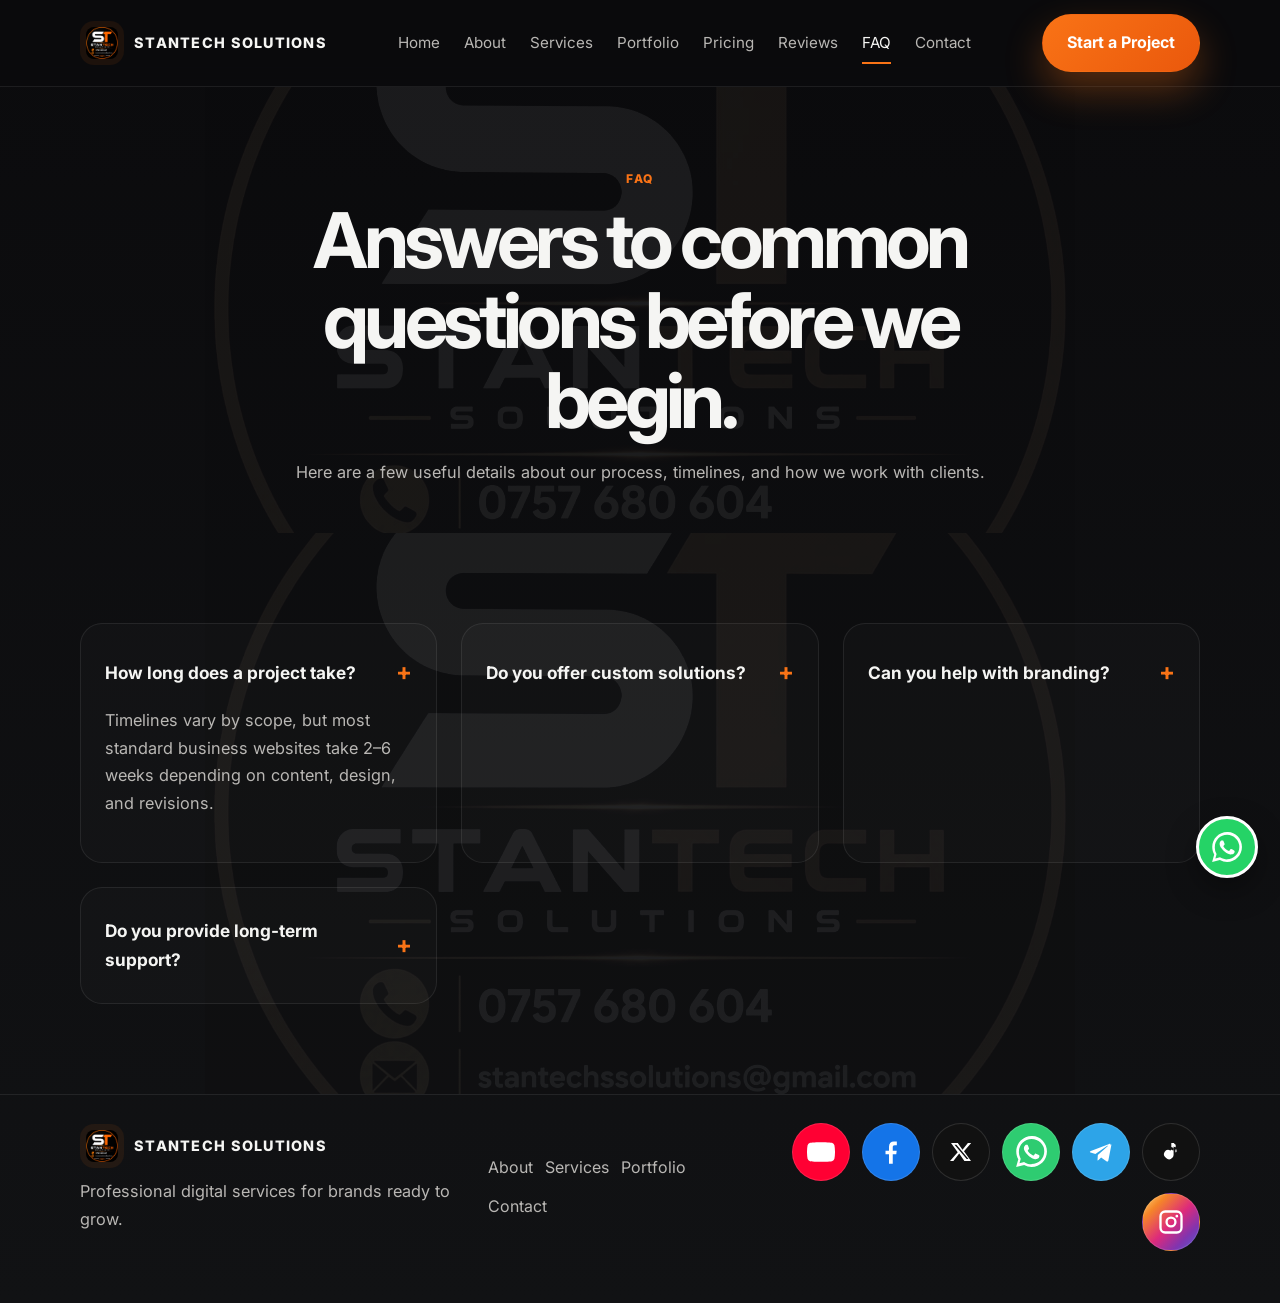
<file: faq.html>
<!DOCTYPE html>
<html lang="en">
  <head>
    <meta charset="UTF-8" />
    <meta name="viewport" content="width=device-width, initial-scale=1.0" />
    <title>FAQ | STANTECH SOLUTIONS</title>
    <link rel="preconnect" href="https://fonts.googleapis.com" />
    <link rel="preconnect" href="https://fonts.gstatic.com" crossorigin />
    <link href="https://fonts.googleapis.com/css2?family=Inter:wght@400;500;600;700;800;900&display=swap" rel="stylesheet" />
    <link rel="stylesheet" href="styles.css" />
  </head>
  <body>
    <header class="site-header">
      <div class="container nav-wrap">
        <a href="index.html" class="brand" aria-label="Home">
          <img src="assets/logo.jpeg" alt="STANTECH SOLUTIONS logo" class="brand-logo" />
          <span class="brand-text">STANTECH SOLUTIONS</span>
        </a>
        <button class="nav-toggle" aria-label="Toggle navigation" aria-expanded="false">
          <span></span><span></span><span></span>
        </button>
        <nav class="main-nav" aria-label="Main navigation">
          <a href="index.html">Home</a>
          <a href="about.html">About</a>
          <a href="services.html">Services</a>
          <a href="portfolio.html">Portfolio</a>
          <a href="pricing.html">Pricing</a>
          <a href="testimonials.html">Reviews</a>
          <a href="faq.html" class="active">FAQ</a>
          <a href="contact.html">Contact</a>
        </nav>
        <a class="btn btn-primary nav-cta" href="contact.html">Start a Project</a>
      </div>
    </header>

    <main>
      <section class="page-hero brand-watermark">
        <div class="container page-hero-inner reveal">
          <p class="eyebrow accent">FAQ</p>
          <h1>Answers to common questions before we begin.</h1>
          <p>Here are a few useful details about our process, timelines, and how we work with clients.</p>
        </div>
      </section>

      <section class="page-section brand-watermark">
        <div class="container faq-grid">
          <article class="faq-item open reveal">
            <button class="faq-question" type="button" aria-expanded="true" aria-controls="faq-answer-1"><span>How long does a project take?</span><span aria-hidden="true">+</span></button>
            <div class="faq-answer" id="faq-answer-1"><p>Timelines vary by scope, but most standard business websites take 2–6 weeks depending on content, design, and revisions.</p></div>
          </article>
          <article class="faq-item reveal">
            <button class="faq-question" type="button" aria-expanded="false" aria-controls="faq-answer-2"><span>Do you offer custom solutions?</span><span aria-hidden="true">+</span></button>
            <div class="faq-answer" id="faq-answer-2"><p>Yes. We create custom websites, apps, and systems based on your business goals, audience, and technical requirements.</p></div>
          </article>
          <article class="faq-item reveal">
            <button class="faq-question" type="button" aria-expanded="false" aria-controls="faq-answer-3"><span>Can you help with branding?</span><span aria-hidden="true">+</span></button>
            <div class="faq-answer" id="faq-answer-3"><p>Absolutely. We can support visual identity, messaging, landing pages, and digital branding strategies for businesses.</p></div>
          </article>
          <article class="faq-item reveal">
            <button class="faq-question" type="button" aria-expanded="false" aria-controls="faq-answer-4"><span>Do you provide long-term support?</span><span aria-hidden="true">+</span></button>
            <div class="faq-answer" id="faq-answer-4"><p>Yes. We offer maintenance and support packages to keep your website or product updated, secure, and performing well.</p></div>
          </article>
        </div>
      </section>
    </main>

    <footer class="site-footer">
      <div class="container footer-wrap">
        <div>
          <a href="index.html" class="brand footer-brand">
            <img src="assets/logo.jpeg" alt="STANTECH SOLUTIONS logo" class="brand-logo" />
            <span class="brand-text">STANTECH SOLUTIONS</span>
          </a>
          <p>Professional digital services for brands ready to grow.</p>
        </div>
        <div class="footer-links">
          <a href="about.html">About</a>
          <a href="services.html">Services</a>
          <a href="portfolio.html">Portfolio</a>
          <a href="contact.html">Contact</a>
        </div>
        <div class="social-links">
          <a class="social-link" data-social="youtube" href="https://www.youtube.com/@STANTECHS254" target="_blank" rel="noreferrer" aria-label="YouTube"><svg viewBox="0 0 24 24" aria-hidden="true"><path d="M23.5 6.2a3 3 0 0 0-2.1-2.1C19.5 3.6 12 3.6 12 3.6s-7.5 0-9.4.5A3 3 0 0 0 .5 6.2 31 31 0 0 0 0 12a31 31 0 0 0 .5 5.8 3 3 0 0 0 2.1 2.1c1.9.5 9.4.5 9.4.5s7.5 0 9.4-.5a3 3 0 0 0 2.1-2.1A31 31 0 0 0 24 12a31 31 0 0 0-.5-5.8ZM9.6 15.6V8.4l6.2 3.6-6.2-3.6Z"/></svg></a>
          <a class="social-link" data-social="facebook" href="https://www.facebook.com/share/1HybwTXKRy/" target="_blank" rel="noreferrer" aria-label="Facebook"><svg viewBox="0 0 24 24" aria-hidden="true"><path d="M13.5 22v-8h3l.4-3h-3.4V7.8c0-.9.3-1.6 1.7-1.6H17V3.1c-.3-.1-1.3-.2-2.5-.2-2.5 0-4.2 1.5-4.2 4.4V11h-3v3h3v8h4.7Z"/></svg></a>
          <a class="social-link" data-social="twitter" href="https://x.com/StantechDesigns" target="_blank" rel="noreferrer" aria-label="Twitter"><svg viewBox="0 0 24 24" aria-hidden="true"><path d="M18.9 3h3.3l-7.2 8.2L22 21h-6.6l-5.2-7.4L4.4 21H1l7.7-8.8L2 3h6.8l4.7 6.7 5.4-6.7Zm-1.2 16.1h1.8L7.4 4.8H5.5l12.2 14.3Z"/></svg></a>
          <a class="social-link" data-social="whatsapp" href="https://wa.me/254757680604" target="_blank" rel="noreferrer" aria-label="WhatsApp"><svg viewBox="0 0 24 24" aria-hidden="true"><path d="M20.52 3.48A11.31 11.31 0 0 0 12.09 0C5.59 0 .2 5.38.2 12c0 2.12.55 4.18 1.58 5.99L.1 24l6.2-1.63A11.9 11.9 0 0 0 12.09 24c6.5 0 11.88-5.38 11.88-12 0-3.2-1.25-6.2-3.45-8.52ZM12.09 21.9c-1.88 0-3.72-.5-5.35-1.45l-.38-.23-3.67.96 1-3.56-.25-.37A9.67 9.67 0 0 1 2.27 12c0-5.37 4.38-9.75 9.8-9.75 2.62 0 5.08 1.02 6.9 2.86a9.58 9.58 0 0 1 2.9 6.89c0 5.37-4.39 9.75-9.81 9.75Zm5.37-7.3c-.29-.15-1.72-.85-1.99-.95-.27-.1-.46-.15-.66.15-.2.29-.76.95-.94 1.14-.17.2-.35.22-.65.08-.29-.15-1.24-.46-2.37-1.47-.87-.78-1.47-1.74-1.64-2.03-.17-.29-.02-.45.13-.6.14-.14.29-.35.44-.52.15-.17.2-.29.3-.48.1-.2.05-.37-.02-.52-.08-.15-.66-1.58-.9-2.16-.24-.58-.49-.5-.66-.51-.17 0-.37-.02-.57-.02-.2 0-.52.08-.79.38-.27.29-1.04 1.02-1.04 2.48s1.06 2.88 1.22 3.08c.15.2 2.1 3.2 5.08 4.48.7.31 1.25.49 1.68.63.71.23 1.35.2 1.86.12.57-.08 1.72-.7 1.96-1.38.24-.68.24-1.27.17-1.39-.07-.12-.27-.2-.57-.35Z"/></svg></a>
          <a class="social-link" data-social="telegram" href="https://t.me/StanTechs" target="_blank" rel="noreferrer" aria-label="Telegram"><svg viewBox="0 0 24 24" aria-hidden="true"><path d="M21 5.4 18.3 19.2c-.2 1-.8 1.2-1.7.8l-4.5-3.3-2.2 2.1c-.2.2-.4.4-.9.4l.3-4.6 8.4-7.6c.4-.3-.1-.5-.6-.2L7.2 13.7 3.1 12.5c-.9-.3-.9-.9.2-1.3l15.7-6.1c.8-.3 1.5.2 1.2 1.3Z"/></svg></a>
          <a class="social-link" data-social="tiktok" href="https://www.tiktok.com/@stantechssolutions" target="_blank" rel="noreferrer" aria-label="TikTok"><svg viewBox="0 0 24 24" aria-hidden="true"><path d="M14.8 3c.5.7 1.1 1.3 1.9 1.7v2.6c-.8-.1-1.5-.4-2.1-.8V15a4.3 4.3 0 0 1-7.5 2.9 4.3 4.3 0 0 1 4.2-7.5c.3 0 .5-.1.8-.1V9.5a6.8 6.8 0 0 0 2.7 1v-2.6c-.9-.1-1.7-.4-2.5-.9V3h2.5Zm1.1 9.6c.5-.4 1-.6 1.6-.6V9.4c-.4 0-.8.1-1.1.2v3Z"/></svg></a>
          <a class="social-link" data-social="instagram" href="https://www.instagram.com/stan.techs?stkn=dzA0ZWNvb3Q5NmZw" target="_blank" rel="noreferrer" aria-label="Instagram"><svg viewBox="0 0 24 24" aria-hidden="true"><path d="M7 2h10a5 5 0 0 1 5 5v10a5 5 0 0 1-5 5H7a5 5 0 0 1-5-5V7a5 5 0 0 1 5-5Zm0 2a3 3 0 0 0-3 3v10a3 3 0 0 0 3 3h10a3 3 0 0 0 3-3V7a3 3 0 0 0-3-3H7Zm5 3.2A4.8 4.8 0 1 1 7.2 12 4.8 4.8 0 0 1 12 7.2Zm0 2A2.8 2.8 0 1 0 14.8 12 2.8 2.8 0 0 0 12 9.2Zm5-3.4a1.2 1.2 0 1 1-1.2 1.2 1.2 1.2 0 0 1 1.2-1.2Z"/></svg></a>
        </div>
      </div>
    </footer>

    <a class="whatsapp-float" href="https://wa.me/254757680604" target="_blank" rel="noreferrer" aria-label="Chat with STANTECH SOLUTIONS on WhatsApp" title="Chat on WhatsApp"><svg viewBox="0 0 24 24" aria-hidden="true"><path d="M20.52 3.48A11.31 11.31 0 0 0 12.09 0C5.59 0 .2 5.38.2 12c0 2.12.55 4.18 1.58 5.99L.1 24l6.2-1.63A11.9 11.9 0 0 0 12.09 24c6.5 0 11.88-5.38 11.88-12 0-3.2-1.25-6.2-3.45-8.52ZM12.09 21.9c-1.88 0-3.72-.5-5.35-1.45l-.38-.23-3.67.96 1-3.56-.25-.37A9.67 9.67 0 0 1 2.27 12c0-5.37 4.38-9.75 9.8-9.75 2.62 0 5.08 1.02 6.9 2.86a9.58 9.58 0 0 1 2.9 6.89c0 5.37-4.39 9.75-9.81 9.75Zm5.37-7.3c-.29-.15-1.72-.85-1.99-.95-.27-.1-.46-.15-.66.15-.2.29-.76.95-.94 1.14-.17.2-.35.22-.65.08-.29-.15-1.24-.46-2.37-1.47-.87-.78-1.47-1.74-1.64-2.03-.17-.29-.02-.45.13-.6.14-.14.29-.35.44-.52.15-.17.2-.29.3-.48.1-.2.05-.37-.02-.52-.08-.15-.66-1.58-.9-2.16-.24-.58-.49-.5-.66-.51-.17 0-.37-.02-.57-.02-.2 0-.52.08-.79.38-.27.29-1.04 1.02-1.04 2.48s1.06 2.88 1.22 3.08c.15.2 2.1 3.2 5.08 4.48.7.31 1.25.49 1.68.63.71.23 1.35.2 1.86.12.57-.08 1.72-.7 1.96-1.38.24-.68.24-1.27.17-1.39-.07-.12-.27-.2-.57-.35Z"/></svg></a>

    <script src="script.js"></script>
  </body>
</html>
</file>
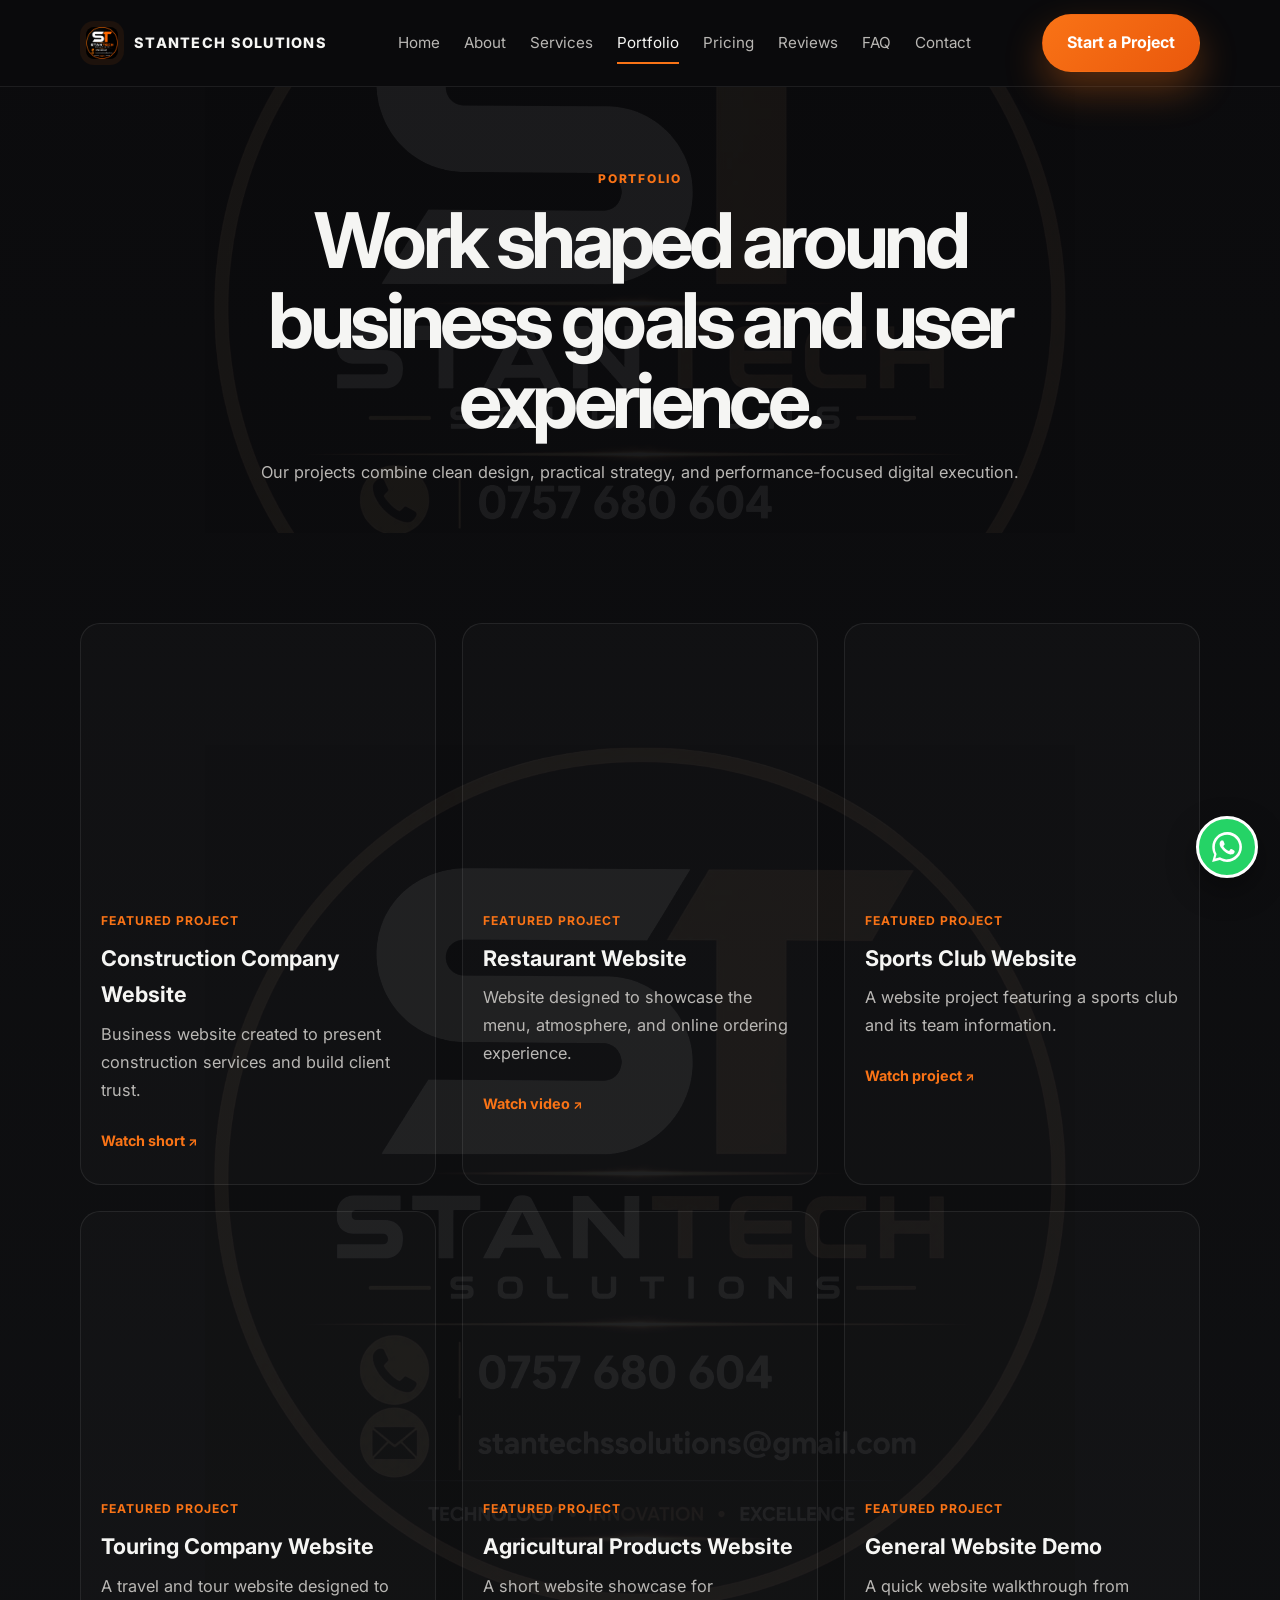
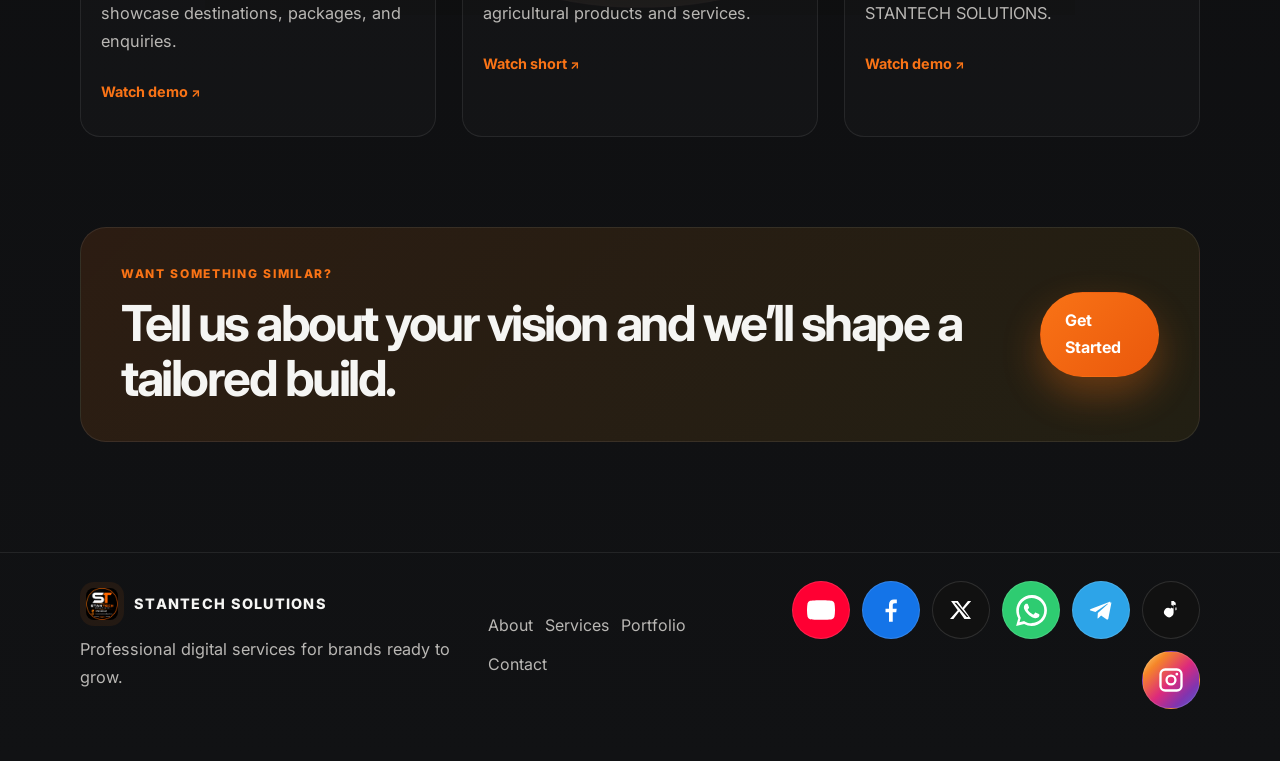
<file: portfolio.html>
<!DOCTYPE html>
<html lang="en">
  <head>
    <meta charset="UTF-8" />
    <meta name="viewport" content="width=device-width, initial-scale=1.0" />
    <title>Portfolio | STANTECH SOLUTIONS</title>
    <link rel="preconnect" href="https://fonts.googleapis.com" />
    <link rel="preconnect" href="https://fonts.gstatic.com" crossorigin />
    <link href="https://fonts.googleapis.com/css2?family=Inter:wght@400;500;600;700;800;900&display=swap" rel="stylesheet" />
    <link rel="stylesheet" href="styles.css" />
  </head>
  <body>
    <header class="site-header">
      <div class="container nav-wrap">
        <a href="index.html" class="brand" aria-label="Home">
          <img src="assets/logo.jpeg" alt="STANTECH SOLUTIONS logo" class="brand-logo" />
          <span class="brand-text">STANTECH SOLUTIONS</span>
        </a>
        <button class="nav-toggle" aria-label="Toggle navigation" aria-expanded="false">
          <span></span><span></span><span></span>
        </button>
        <nav class="main-nav" aria-label="Main navigation">
          <a href="index.html">Home</a>
          <a href="about.html">About</a>
          <a href="services.html">Services</a>
          <a href="portfolio.html" class="active">Portfolio</a>
          <a href="pricing.html">Pricing</a>
          <a href="testimonials.html">Reviews</a>
          <a href="faq.html">FAQ</a>
          <a href="contact.html">Contact</a>
        </nav>
        <a class="btn btn-primary nav-cta" href="contact.html">Start a Project</a>
      </div>
    </header>

    <main>
      <section class="page-hero brand-watermark">
        <div class="container page-hero-inner reveal">
          <p class="eyebrow accent">Portfolio</p>
          <h1>Work shaped around business goals and user experience.</h1>
          <p>Our projects combine clean design, practical strategy, and performance-focused digital execution.</p>
        </div>
      </section>

      <section class="page-section brand-watermark">
        <div class="container portfolio-grid">
          <article class="portfolio-card reveal" id="web-analytics-dashboard">
            <a class="portfolio-project-link" href="https://youtube.com/shorts/jilIwm2j-JU?si=gPpwq1Uu-ahR7h86" target="_blank" rel="noreferrer" aria-label="Watch construction company project on YouTube">
              <div class="portfolio-visual portfolio-image" style="background-image: url('https://img.youtube.com/vi/jilIwm2j-JU/hqdefault.jpg');"></div>
              <div class="portfolio-copy">
                <span>Featured project</span>
                <h3>Construction Company Website</h3>
                <p>Business website created to present construction services and build client trust.</p>
                <strong class="portfolio-watch">Watch short <span aria-hidden="true">↗</span></strong>
              </div>
            </a>
          </article>
          <article class="portfolio-card reveal" id="custom-workflow-system">
            <a class="portfolio-project-link" href="https://vt.tiktok.com/ZSb17q38R/" target="_blank" rel="noreferrer" aria-label="Watch restaurant website project on TikTok">
              <div class="portfolio-visual portfolio-image" style="background-image: url('https://images.unsplash.com/photo-1555066931-4365d14bab8c?w=900&h=600&fit=crop');"></div>
              <div class="portfolio-copy">
                <span>Featured project</span>
                <h3>Restaurant Website</h3>
                <p>Website designed to showcase the menu, atmosphere, and online ordering experience.</p>
                <strong class="portfolio-watch">Watch video <span aria-hidden="true">↗</span></strong>
              </div>
            </a>
          </article>
          <article class="portfolio-card reveal" id="featured-project">
            <a class="portfolio-project-link" href="https://youtu.be/zmACiOHMDis?si=kymSYvf4H93hIt1F" target="_blank" rel="noreferrer" aria-label="Watch featured project on YouTube">
              <div class="portfolio-visual portfolio-image" style="background-image: url('https://img.youtube.com/vi/zmACiOHMDis/hqdefault.jpg');"></div>
              <div class="portfolio-copy">
                <span>Featured project</span>
                <h3>Sports Club Website</h3>
                <p>A website project featuring a sports club and its team information.</p>
                <strong class="portfolio-watch">Watch project <span aria-hidden="true">↗</span></strong>
              </div>
            </a>
          </article>
          <article class="portfolio-card reveal" id="featured-project-two">
            <a class="portfolio-project-link" href="https://youtu.be/05AMSXr3Pqw?si=EoqoyaeyUy-UULiC" target="_blank" rel="noreferrer" aria-label="Watch second featured project on YouTube">
              <div class="portfolio-visual portfolio-image" style="background-image: url('https://img.youtube.com/vi/05AMSXr3Pqw/hqdefault.jpg');"></div>
              <div class="portfolio-copy">
                <span>Featured project</span>
                <h3>Touring Company Website</h3>
                <p>A travel and tour website designed to showcase destinations, packages, and enquiries.</p>
                <strong class="portfolio-watch">Watch demo <span aria-hidden="true">↗</span></strong>
              </div>
            </a>
          </article>
          <article class="portfolio-card reveal" id="featured-project-three">
            <a class="portfolio-project-link" href="https://youtu.be/LHlq0lr57Ag?si=FjUo_LE__bjpHlHS" target="_blank" rel="noreferrer" aria-label="Watch third featured project on YouTube">
              <div class="portfolio-visual portfolio-image" style="background-image: url('https://img.youtube.com/vi/LHlq0lr57Ag/hqdefault.jpg');"></div>
              <div class="portfolio-copy">
                <span>Featured project</span>
                <h3>Agricultural Products Website</h3>
                <p>A short website showcase for agricultural products and services.</p>
                <strong class="portfolio-watch">Watch short <span aria-hidden="true">↗</span></strong>
              </div>
            </a>
          </article>
          <article class="portfolio-card reveal" id="featured-project-four">
            <a class="portfolio-project-link" href="https://youtube.com/shorts/xsCh1GHusI8?si=DomKabrgyBR1uFrc" target="_blank" rel="noreferrer" aria-label="Watch fourth featured project on YouTube">
              <div class="portfolio-visual portfolio-image" style="background-image: url('https://img.youtube.com/vi/xsCh1GHusI8/hqdefault.jpg');"></div>
              <div class="portfolio-copy">
                <span>Featured project</span>
                <h3>General Website Demo</h3>
                <p>A quick website walkthrough from STANTECH SOLUTIONS.</p>
                <strong class="portfolio-watch">Watch demo <span aria-hidden="true">↗</span></strong>
              </div>
            </a>
          </article>
        </div>
      </section>

      <section class="section cta-band">
        <div class="container cta-box reveal">
          <div>
            <p class="eyebrow accent">Want something similar?</p>
            <h2>Tell us about your vision and we’ll shape a tailored build.</h2>
          </div>
          <a class="btn btn-primary" href="contact.html">Get Started</a>
        </div>
      </section>
    </main>

    <footer class="site-footer">
      <div class="container footer-wrap">
        <div>
          <a href="index.html" class="brand footer-brand">
            <img src="assets/logo.jpeg" alt="STANTECH SOLUTIONS logo" class="brand-logo" />
            <span class="brand-text">STANTECH SOLUTIONS</span>
          </a>
          <p>Professional digital services for brands ready to grow.</p>
        </div>
        <div class="footer-links">
          <a href="about.html">About</a>
          <a href="services.html">Services</a>
          <a href="portfolio.html">Portfolio</a>
          <a href="contact.html">Contact</a>
        </div>
        <div class="social-links">
          <a class="social-link" data-social="youtube" href="https://www.youtube.com/@STANTECHS254" target="_blank" rel="noreferrer" aria-label="YouTube"><svg viewBox="0 0 24 24" aria-hidden="true"><path d="M23.5 6.2a3 3 0 0 0-2.1-2.1C19.5 3.6 12 3.6 12 3.6s-7.5 0-9.4.5A3 3 0 0 0 .5 6.2 31 31 0 0 0 0 12a31 31 0 0 0 .5 5.8 3 3 0 0 0 2.1 2.1c1.9.5 9.4.5 9.4.5s7.5 0 9.4-.5a3 3 0 0 0 2.1-2.1A31 31 0 0 0 24 12a31 31 0 0 0-.5-5.8ZM9.6 15.6V8.4l6.2 3.6-6.2-3.6Z"/></svg></a>
          <a class="social-link" data-social="facebook" href="https://www.facebook.com/share/1HybwTXKRy/" target="_blank" rel="noreferrer" aria-label="Facebook"><svg viewBox="0 0 24 24" aria-hidden="true"><path d="M13.5 22v-8h3l.4-3h-3.4V7.8c0-.9.3-1.6 1.7-1.6H17V3.1c-.3-.1-1.3-.2-2.5-.2-2.5 0-4.2 1.5-4.2 4.4V11h-3v3h3v8h4.7Z"/></svg></a>
          <a class="social-link" data-social="twitter" href="https://x.com/StantechDesigns" target="_blank" rel="noreferrer" aria-label="Twitter"><svg viewBox="0 0 24 24" aria-hidden="true"><path d="M18.9 3h3.3l-7.2 8.2L22 21h-6.6l-5.2-7.4L4.4 21H1l7.7-8.8L2 3h6.8l4.7 6.7 5.4-6.7Zm-1.2 16.1h1.8L7.4 4.8H5.5l12.2 14.3Z"/></svg></a>
          <a class="social-link" data-social="whatsapp" href="https://wa.me/254757680604" target="_blank" rel="noreferrer" aria-label="WhatsApp"><svg viewBox="0 0 24 24" aria-hidden="true"><path d="M20.52 3.48A11.31 11.31 0 0 0 12.09 0C5.59 0 .2 5.38.2 12c0 2.12.55 4.18 1.58 5.99L.1 24l6.2-1.63A11.9 11.9 0 0 0 12.09 24c6.5 0 11.88-5.38 11.88-12 0-3.2-1.25-6.2-3.45-8.52ZM12.09 21.9c-1.88 0-3.72-.5-5.35-1.45l-.38-.23-3.67.96 1-3.56-.25-.37A9.67 9.67 0 0 1 2.27 12c0-5.37 4.38-9.75 9.8-9.75 2.62 0 5.08 1.02 6.9 2.86a9.58 9.58 0 0 1 2.9 6.89c0 5.37-4.39 9.75-9.81 9.75Zm5.37-7.3c-.29-.15-1.72-.85-1.99-.95-.27-.1-.46-.15-.66.15-.2.29-.76.95-.94 1.14-.17.2-.35.22-.65.08-.29-.15-1.24-.46-2.37-1.47-.87-.78-1.47-1.74-1.64-2.03-.17-.29-.02-.45.13-.6.14-.14.29-.35.44-.52.15-.17.2-.29.3-.48.1-.2.05-.37-.02-.52-.08-.15-.66-1.58-.9-2.16-.24-.58-.49-.5-.66-.51-.17 0-.37-.02-.57-.02-.2 0-.52.08-.79.38-.27.29-1.04 1.02-1.04 2.48s1.06 2.88 1.22 3.08c.15.2 2.1 3.2 5.08 4.48.7.31 1.25.49 1.68.63.71.23 1.35.2 1.86.12.57-.08 1.72-.7 1.96-1.38.24-.68.24-1.27.17-1.39-.07-.12-.27-.2-.57-.35Z"/></svg></a>
          <a class="social-link" data-social="telegram" href="https://t.me/StanTechs" target="_blank" rel="noreferrer" aria-label="Telegram"><svg viewBox="0 0 24 24" aria-hidden="true"><path d="M21 5.4 18.3 19.2c-.2 1-.8 1.2-1.7.8l-4.5-3.3-2.2 2.1c-.2.2-.4.4-.9.4l.3-4.6 8.4-7.6c.4-.3-.1-.5-.6-.2L7.2 13.7 3.1 12.5c-.9-.3-.9-.9.2-1.3l15.7-6.1c.8-.3 1.5.2 1.2 1.3Z"/></svg></a>
          <a class="social-link" data-social="tiktok" href="https://www.tiktok.com/@stantechssolutions" target="_blank" rel="noreferrer" aria-label="TikTok"><svg viewBox="0 0 24 24" aria-hidden="true"><path d="M14.8 3c.5.7 1.1 1.3 1.9 1.7v2.6c-.8-.1-1.5-.4-2.1-.8V15a4.3 4.3 0 0 1-7.5 2.9 4.3 4.3 0 0 1 4.2-7.5c.3 0 .5-.1.8-.1V9.5a6.8 6.8 0 0 0 2.7 1v-2.6c-.9-.1-1.7-.4-2.5-.9V3h2.5Zm1.1 9.6c.5-.4 1-.6 1.6-.6V9.4c-.4 0-.8.1-1.1.2v3Z"/></svg></a>
          <a class="social-link" data-social="instagram" href="https://www.instagram.com/stan.techs?stkn=dzA0ZWNvb3Q5NmZw" target="_blank" rel="noreferrer" aria-label="Instagram"><svg viewBox="0 0 24 24" aria-hidden="true"><path d="M7 2h10a5 5 0 0 1 5 5v10a5 5 0 0 1-5 5H7a5 5 0 0 1-5-5V7a5 5 0 0 1 5-5Zm0 2a3 3 0 0 0-3 3v10a3 3 0 0 0 3 3h10a3 3 0 0 0 3-3V7a3 3 0 0 0-3-3H7Zm5 3.2A4.8 4.8 0 1 1 7.2 12 4.8 4.8 0 0 1 12 7.2Zm0 2A2.8 2.8 0 1 0 14.8 12 2.8 2.8 0 0 0 12 9.2Zm5-3.4a1.2 1.2 0 1 1-1.2 1.2 1.2 1.2 0 0 1 1.2-1.2Z"/></svg></a>
        </div>
      </div>
    </footer>

    <a class="whatsapp-float" href="https://wa.me/254757680604" target="_blank" rel="noreferrer" aria-label="Chat with STANTECH SOLUTIONS on WhatsApp" title="Chat on WhatsApp"><svg viewBox="0 0 24 24" aria-hidden="true"><path d="M20.52 3.48A11.31 11.31 0 0 0 12.09 0C5.59 0 .2 5.38.2 12c0 2.12.55 4.18 1.58 5.99L.1 24l6.2-1.63A11.9 11.9 0 0 0 12.09 24c6.5 0 11.88-5.38 11.88-12 0-3.2-1.25-6.2-3.45-8.52ZM12.09 21.9c-1.88 0-3.72-.5-5.35-1.45l-.38-.23-3.67.96 1-3.56-.25-.37A9.67 9.67 0 0 1 2.27 12c0-5.37 4.38-9.75 9.8-9.75 2.62 0 5.08 1.02 6.9 2.86a9.58 9.58 0 0 1 2.9 6.89c0 5.37-4.39 9.75-9.81 9.75Zm5.37-7.3c-.29-.15-1.72-.85-1.99-.95-.27-.1-.46-.15-.66.15-.2.29-.76.95-.94 1.14-.17.2-.35.22-.65.08-.29-.15-1.24-.46-2.37-1.47-.87-.78-1.47-1.74-1.64-2.03-.17-.29-.02-.45.13-.6.14-.14.29-.35.44-.52.15-.17.2-.29.3-.48.1-.2.05-.37-.02-.52-.08-.15-.66-1.58-.9-2.16-.24-.58-.49-.5-.66-.51-.17 0-.37-.02-.57-.02-.2 0-.52.08-.79.38-.27.29-1.04 1.02-1.04 2.48s1.06 2.88 1.22 3.08c.15.2 2.1 3.2 5.08 4.48.7.31 1.25.49 1.68.63.71.23 1.35.2 1.86.12.57-.08 1.72-.7 1.96-1.38.24-.68.24-1.27.17-1.39-.07-.12-.27-.2-.57-.35Z"/></svg></a>

    <script src="script.js"></script>
  </body>
</html>
</file>
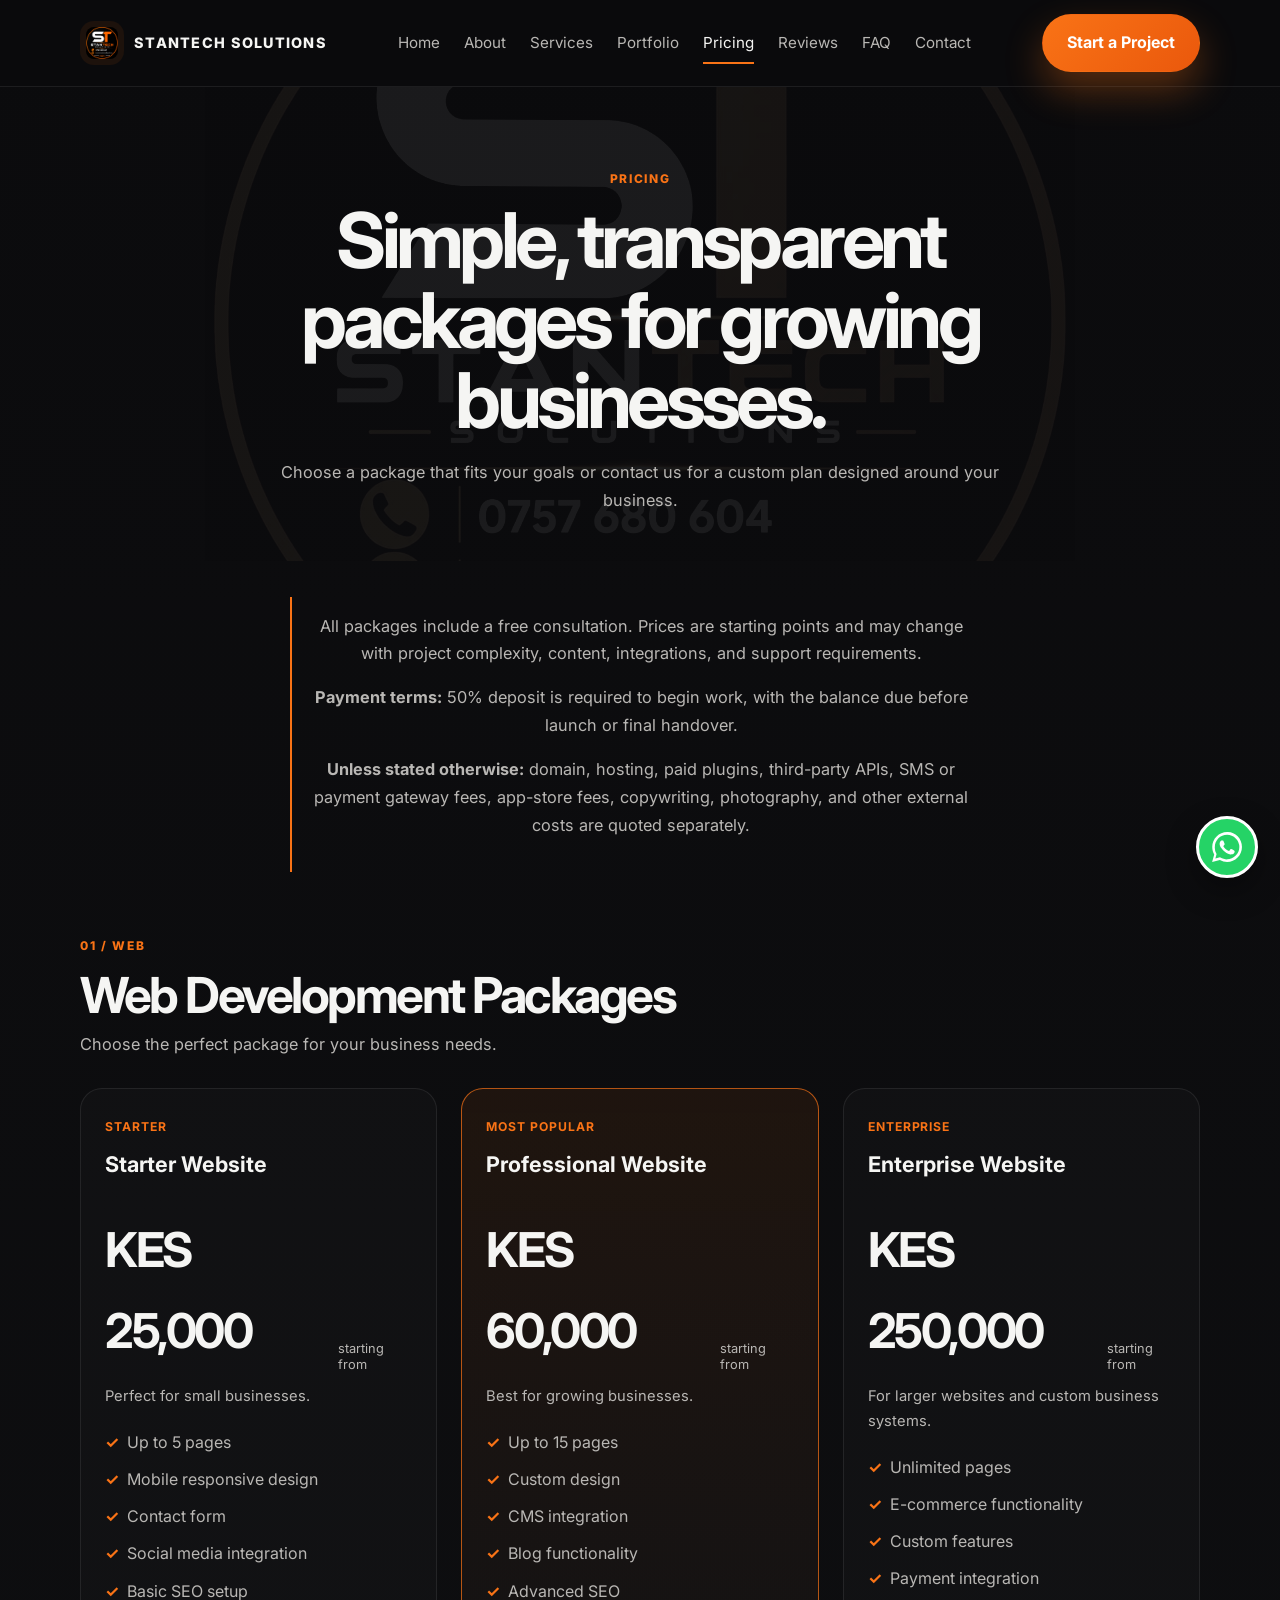
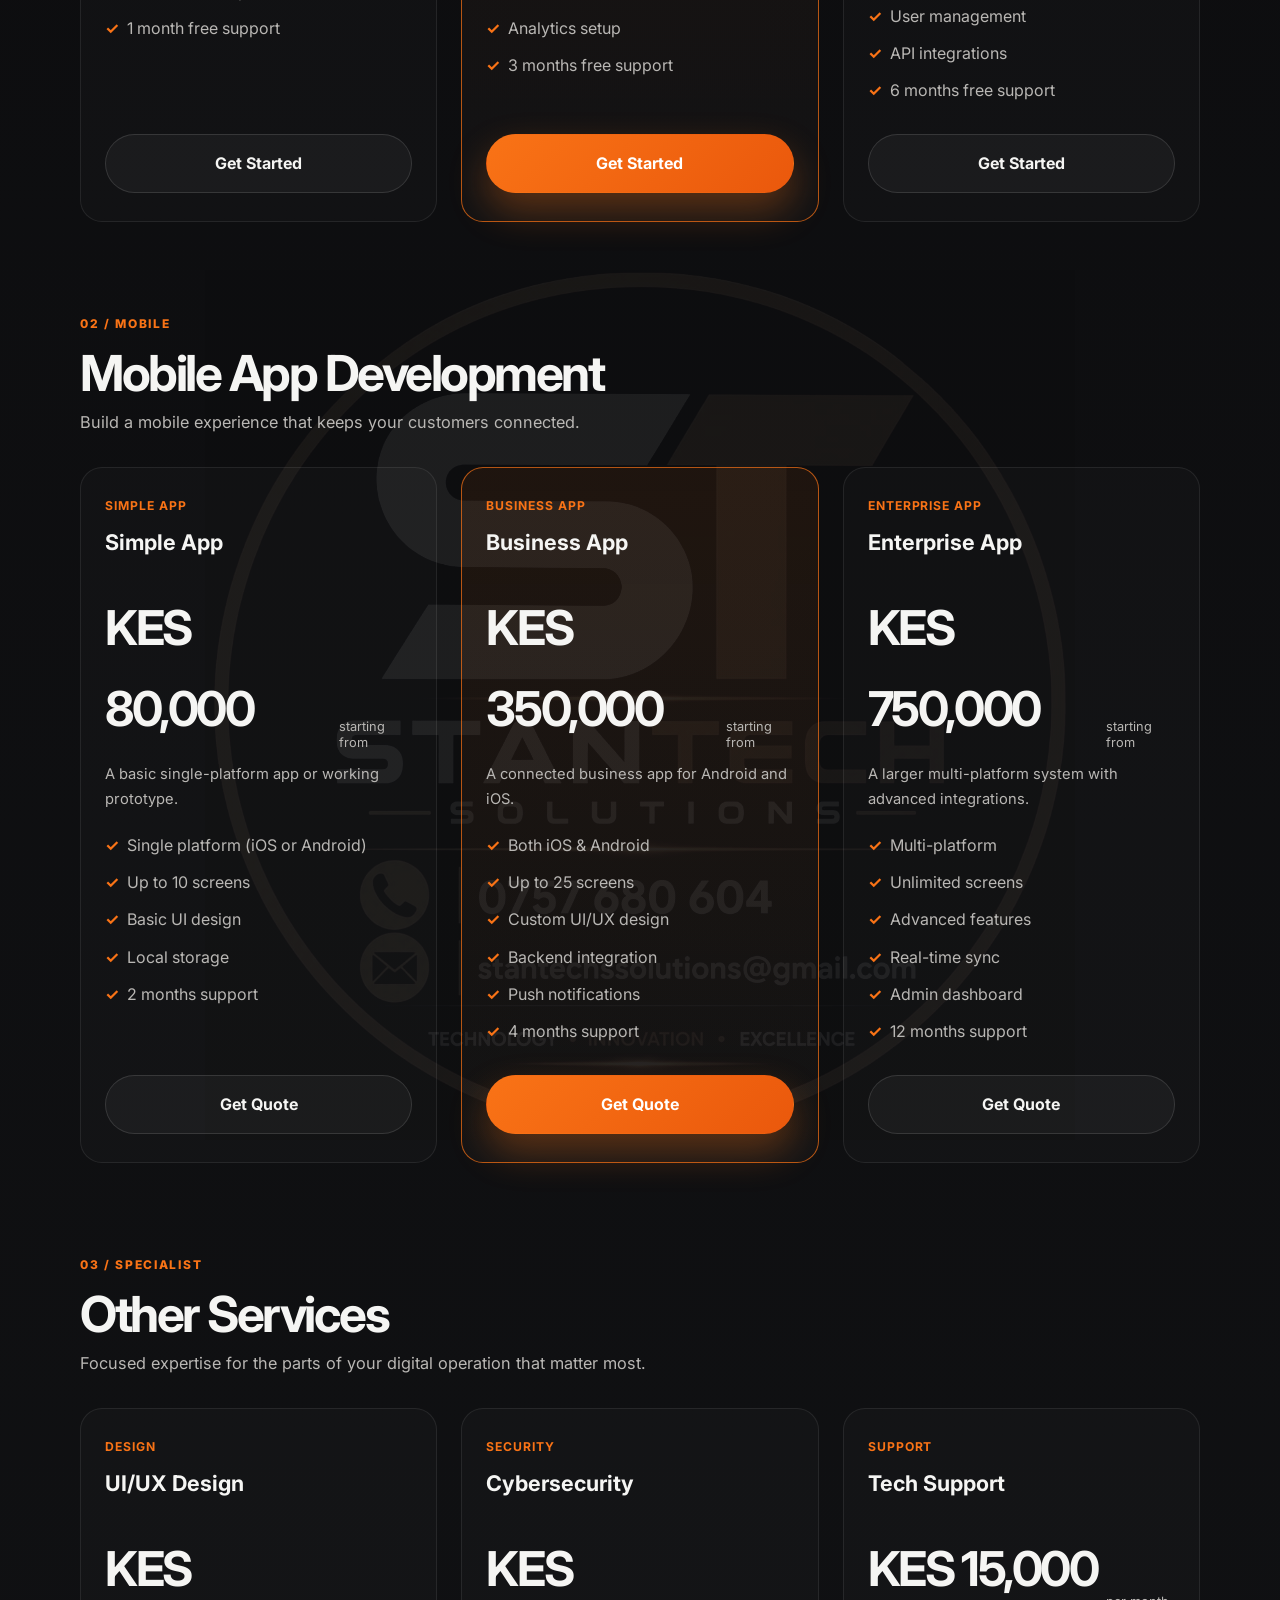
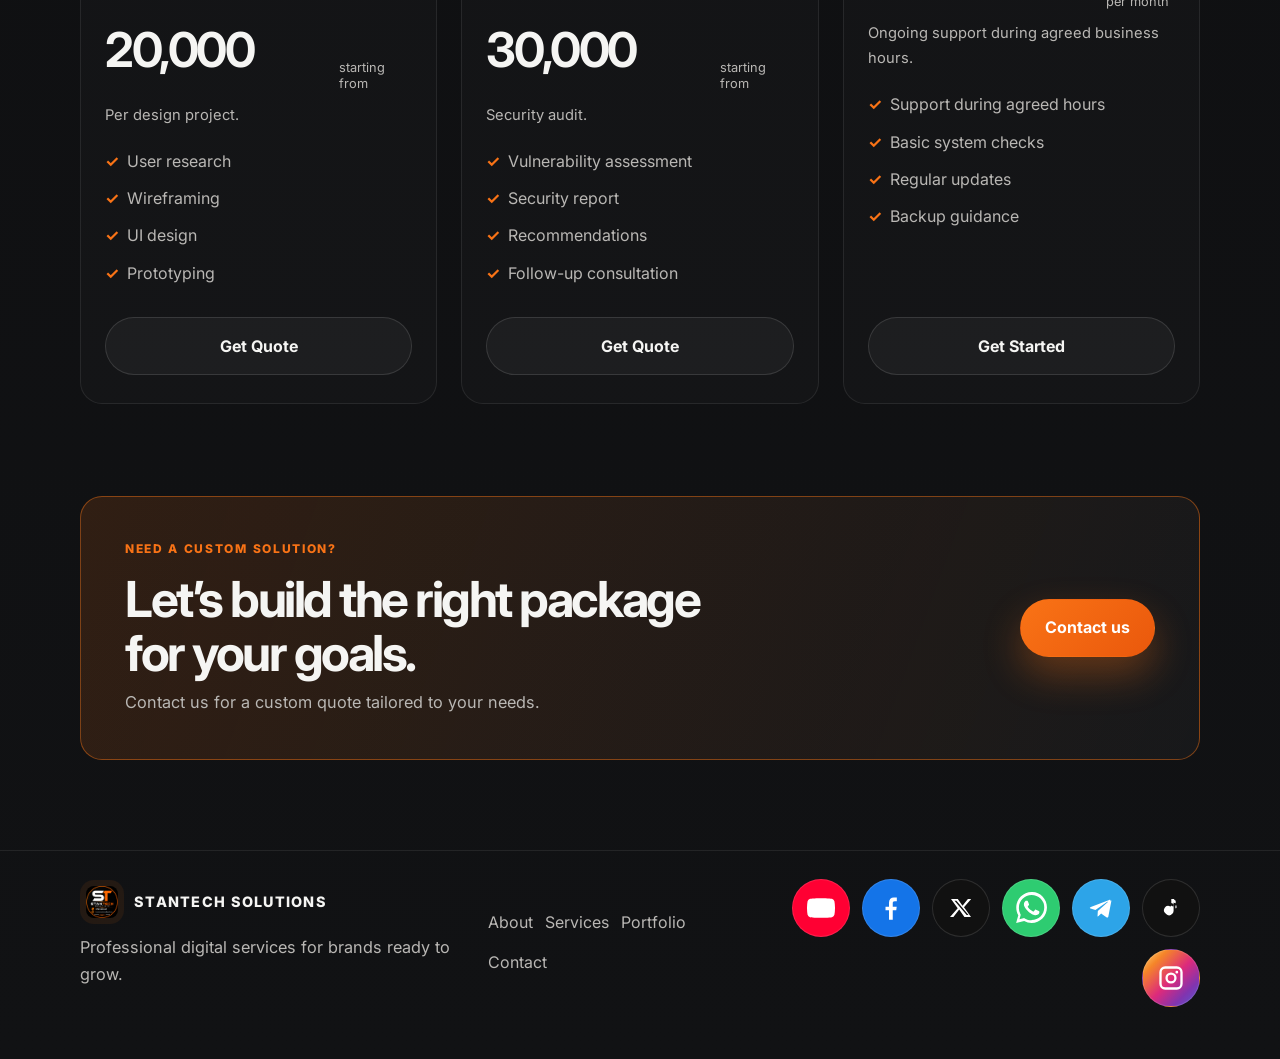
<file: pricing.html>
<!DOCTYPE html>
<html lang="en">
  <head>
    <meta charset="UTF-8" />
    <meta name="viewport" content="width=device-width, initial-scale=1.0" />
    <title>Pricing | STANTECH SOLUTIONS</title>
    <link rel="preconnect" href="https://fonts.googleapis.com" />
    <link rel="preconnect" href="https://fonts.gstatic.com" crossorigin />
    <link href="https://fonts.googleapis.com/css2?family=Inter:wght@400;500;600;700;800;900&display=swap" rel="stylesheet" />
    <link rel="stylesheet" href="styles.css" />
  </head>
  <body>
    <header class="site-header">
      <div class="container nav-wrap">
        <a href="index.html" class="brand" aria-label="Home">
          <img src="assets/logo.jpeg" alt="STANTECH SOLUTIONS logo" class="brand-logo" />
          <span class="brand-text">STANTECH SOLUTIONS</span>
        </a>
        <button class="nav-toggle" aria-label="Toggle navigation" aria-expanded="false">
          <span></span><span></span><span></span>
        </button>
        <nav class="main-nav" aria-label="Main navigation">
          <a href="index.html">Home</a>
          <a href="about.html">About</a>
          <a href="services.html">Services</a>
          <a href="portfolio.html">Portfolio</a>
          <a href="pricing.html" class="active">Pricing</a>
          <a href="testimonials.html">Reviews</a>
          <a href="faq.html">FAQ</a>
          <a href="contact.html">Contact</a>
        </nav>
        <a class="btn btn-primary nav-cta" href="contact.html">Start a Project</a>
      </div>
    </header>

    <main>
      <section class="page-hero brand-watermark">
        <div class="container page-hero-inner reveal">
          <p class="eyebrow accent">Pricing</p>
          <h1>Simple, transparent packages for growing businesses.</h1>
          <p>Choose a package that fits your goals or contact us for a custom plan designed around your business.</p>
        </div>
      </section>

      <section class="page-section pricing-page-section brand-watermark">
        <div class="container">
          <div class="pricing-intro reveal">
            <p>All packages include a free consultation. Prices are starting points and may change with project complexity, content, integrations, and support requirements.</p>
            <p class="pricing-note"><strong>Payment terms:</strong> 50% deposit is required to begin work, with the balance due before launch or final handover.</p>
            <p class="pricing-note"><strong>Unless stated otherwise:</strong> domain, hosting, paid plugins, third-party APIs, SMS or payment gateway fees, app-store fees, copywriting, photography, and other external costs are quoted separately.</p>
          </div>

          <div class="pricing-family reveal">
            <div class="pricing-family-heading">
              <p class="eyebrow accent">01 / Web</p>
              <h2>Web Development Packages</h2>
              <p>Choose the perfect package for your business needs.</p>
            </div>
            <div class="pricing-grid">
              <article class="pricing-card">
                <span class="meta-badge">Starter</span>
                <h3>Starter Website</h3>
                <div class="price"><strong>KES 25,000</strong><span>starting from</span></div>
                <p class="pricing-description">Perfect for small businesses.</p>
                <ul>
                  <li>Up to 5 pages</li>
                  <li>Mobile responsive design</li>
                  <li>Contact form</li>
                  <li>Social media integration</li>
                  <li>Basic SEO setup</li>
                  <li>1 month free support</li>
                </ul>
                <a href="contact.html" class="btn btn-secondary">Get Started</a>
              </article>

              <article class="pricing-card featured">
                <span class="meta-badge">Most popular</span>
                <h3>Professional Website</h3>
                <div class="price"><strong>KES 60,000</strong><span>starting from</span></div>
                <p class="pricing-description">Best for growing businesses.</p>
                <ul>
                  <li>Up to 15 pages</li>
                  <li>Custom design</li>
                  <li>CMS integration</li>
                  <li>Blog functionality</li>
                  <li>Advanced SEO</li>
                  <li>Analytics setup</li>
                  <li>3 months free support</li>
                </ul>
                <a href="contact.html" class="btn btn-primary">Get Started</a>
              </article>

              <article class="pricing-card">
                <span class="meta-badge">Enterprise</span>
                <h3>Enterprise Website</h3>
                <div class="price"><strong>KES 250,000</strong><span>starting from</span></div>
                <p class="pricing-description">For larger websites and custom business systems.</p>
                <ul>
                  <li>Unlimited pages</li>
                  <li>E-commerce functionality</li>
                  <li>Custom features</li>
                  <li>Payment integration</li>
                  <li>User management</li>
                  <li>API integrations</li>
                  <li>6 months free support</li>
                </ul>
                <a href="contact.html" class="btn btn-secondary">Get Started</a>
              </article>
            </div>
          </div>

          <div class="pricing-family reveal">
            <div class="pricing-family-heading">
              <p class="eyebrow accent">02 / Mobile</p>
              <h2>Mobile App Development</h2>
              <p>Build a mobile experience that keeps your customers connected.</p>
            </div>
            <div class="pricing-grid">
              <article class="pricing-card">
                <span class="meta-badge">Simple App</span>
                <h3>Simple App</h3>
                <div class="price"><strong>KES 80,000</strong><span>starting from</span></div>
                <p class="pricing-description">A basic single-platform app or working prototype.</p>
                <ul>
                  <li>Single platform (iOS or Android)</li>
                  <li>Up to 10 screens</li>
                  <li>Basic UI design</li>
                  <li>Local storage</li>
                  <li>2 months support</li>
                </ul>
                <a href="contact.html" class="btn btn-secondary">Get Quote</a>
              </article>

              <article class="pricing-card featured">
                <span class="meta-badge">Business App</span>
                <h3>Business App</h3>
                <div class="price"><strong>KES 350,000</strong><span>starting from</span></div>
                <p class="pricing-description">A connected business app for Android and iOS.</p>
                <ul>
                  <li>Both iOS &amp; Android</li>
                  <li>Up to 25 screens</li>
                  <li>Custom UI/UX design</li>
                  <li>Backend integration</li>
                  <li>Push notifications</li>
                  <li>4 months support</li>
                </ul>
                <a href="contact.html" class="btn btn-primary">Get Quote</a>
              </article>

              <article class="pricing-card">
                <span class="meta-badge">Enterprise App</span>
                <h3>Enterprise App</h3>
                <div class="price"><strong>KES 750,000</strong><span>starting from</span></div>
                <p class="pricing-description">A larger multi-platform system with advanced integrations.</p>
                <ul>
                  <li>Multi-platform</li>
                  <li>Unlimited screens</li>
                  <li>Advanced features</li>
                  <li>Real-time sync</li>
                  <li>Admin dashboard</li>
                  <li>12 months support</li>
                </ul>
                <a href="contact.html" class="btn btn-secondary">Get Quote</a>
              </article>
            </div>
          </div>

          <div class="pricing-family reveal">
            <div class="pricing-family-heading">
              <p class="eyebrow accent">03 / Specialist</p>
              <h2>Other Services</h2>
              <p>Focused expertise for the parts of your digital operation that matter most.</p>
            </div>
            <div class="pricing-grid pricing-grid-compact">
              <article class="pricing-card">
                <span class="meta-badge">Design</span>
                <h3>UI/UX Design</h3>
                <div class="price"><strong>KES 20,000</strong><span>starting from</span></div>
                <p class="pricing-description">Per design project.</p>
                <ul>
                  <li>User research</li>
                  <li>Wireframing</li>
                  <li>UI design</li>
                  <li>Prototyping</li>
                </ul>
                <a href="contact.html" class="btn btn-secondary">Get Quote</a>
              </article>

              <article class="pricing-card">
                <span class="meta-badge">Security</span>
                <h3>Cybersecurity</h3>
                <div class="price"><strong>KES 30,000</strong><span>starting from</span></div>
                <p class="pricing-description">Security audit.</p>
                <ul>
                  <li>Vulnerability assessment</li>
                  <li>Security report</li>
                  <li>Recommendations</li>
                  <li>Follow-up consultation</li>
                </ul>
                <a href="contact.html" class="btn btn-secondary">Get Quote</a>
              </article>

              <article class="pricing-card">
                <span class="meta-badge">Support</span>
                <h3>Tech Support</h3>
                <div class="price"><strong>KES 15,000</strong><span>per month</span></div>
                <p class="pricing-description">Ongoing support during agreed business hours.</p>
                <ul>
                  <li>Support during agreed hours</li>
                  <li>Basic system checks</li>
                  <li>Regular updates</li>
                  <li>Backup guidance</li>
                </ul>
                <a href="contact.html" class="btn btn-secondary">Get Started</a>
              </article>
            </div>
          </div>

          <div class="custom-pricing-cta reveal">
            <div>
              <p class="eyebrow accent">Need a custom solution?</p>
              <h2>Let’s build the right package for your goals.</h2>
              <p>Contact us for a custom quote tailored to your needs.</p>
            </div>
            <a href="contact.html" class="btn btn-primary">Contact us</a>
          </div>
        </div>
      </section>
    </main>

    <footer class="site-footer">
      <div class="container footer-wrap">
        <div>
          <a href="index.html" class="brand footer-brand">
            <img src="assets/logo.jpeg" alt="STANTECH SOLUTIONS logo" class="brand-logo" />
            <span class="brand-text">STANTECH SOLUTIONS</span>
          </a>
          <p>Professional digital services for brands ready to grow.</p>
        </div>
        <div class="footer-links">
          <a href="about.html">About</a>
          <a href="services.html">Services</a>
          <a href="portfolio.html">Portfolio</a>
          <a href="contact.html">Contact</a>
        </div>
        <div class="social-links">
          <a class="social-link" data-social="youtube" href="https://www.youtube.com/@STANTECHS254" target="_blank" rel="noreferrer" aria-label="YouTube"><svg viewBox="0 0 24 24" aria-hidden="true"><path d="M23.5 6.2a3 3 0 0 0-2.1-2.1C19.5 3.6 12 3.6 12 3.6s-7.5 0-9.4.5A3 3 0 0 0 .5 6.2 31 31 0 0 0 0 12a31 31 0 0 0 .5 5.8 3 3 0 0 0 2.1 2.1c1.9.5 9.4.5 9.4.5s7.5 0 9.4-.5a3 3 0 0 0 2.1-2.1A31 31 0 0 0 24 12a31 31 0 0 0-.5-5.8ZM9.6 15.6V8.4l6.2 3.6-6.2-3.6Z"/></svg></a>
          <a class="social-link" data-social="facebook" href="https://www.facebook.com/share/1HybwTXKRy/" target="_blank" rel="noreferrer" aria-label="Facebook"><svg viewBox="0 0 24 24" aria-hidden="true"><path d="M13.5 22v-8h3l.4-3h-3.4V7.8c0-.9.3-1.6 1.7-1.6H17V3.1c-.3-.1-1.3-.2-2.5-.2-2.5 0-4.2 1.5-4.2 4.4V11h-3v3h3v8h4.7Z"/></svg></a>
          <a class="social-link" data-social="twitter" href="https://x.com/StantechDesigns" target="_blank" rel="noreferrer" aria-label="Twitter"><svg viewBox="0 0 24 24" aria-hidden="true"><path d="M18.9 3h3.3l-7.2 8.2L22 21h-6.6l-5.2-7.4L4.4 21H1l7.7-8.8L2 3h6.8l4.7 6.7 5.4-6.7Zm-1.2 16.1h1.8L7.4 4.8H5.5l12.2 14.3Z"/></svg></a>
          <a class="social-link" data-social="whatsapp" href="https://wa.me/254757680604" target="_blank" rel="noreferrer" aria-label="WhatsApp"><svg viewBox="0 0 24 24" aria-hidden="true"><path d="M20.52 3.48A11.31 11.31 0 0 0 12.09 0C5.59 0 .2 5.38.2 12c0 2.12.55 4.18 1.58 5.99L.1 24l6.2-1.63A11.9 11.9 0 0 0 12.09 24c6.5 0 11.88-5.38 11.88-12 0-3.2-1.25-6.2-3.45-8.52ZM12.09 21.9c-1.88 0-3.72-.5-5.35-1.45l-.38-.23-3.67.96 1-3.56-.25-.37A9.67 9.67 0 0 1 2.27 12c0-5.37 4.38-9.75 9.8-9.75 2.62 0 5.08 1.02 6.9 2.86a9.58 9.58 0 0 1 2.9 6.89c0 5.37-4.39 9.75-9.81 9.75Zm5.37-7.3c-.29-.15-1.72-.85-1.99-.95-.27-.1-.46-.15-.66.15-.2.29-.76.95-.94 1.14-.17.2-.35.22-.65.08-.29-.15-1.24-.46-2.37-1.47-.87-.78-1.47-1.74-1.64-2.03-.17-.29-.02-.45.13-.6.14-.14.29-.35.44-.52.15-.17.2-.29.3-.48.1-.2.05-.37-.02-.52-.08-.15-.66-1.58-.9-2.16-.24-.58-.49-.5-.66-.51-.17 0-.37-.02-.57-.02-.2 0-.52.08-.79.38-.27.29-1.04 1.02-1.04 2.48s1.06 2.88 1.22 3.08c.15.2 2.1 3.2 5.08 4.48.7.31 1.25.49 1.68.63.71.23 1.35.2 1.86.12.57-.08 1.72-.7 1.96-1.38.24-.68.24-1.27.17-1.39-.07-.12-.27-.2-.57-.35Z"/></svg></a>
          <a class="social-link" data-social="telegram" href="https://t.me/StanTechs" target="_blank" rel="noreferrer" aria-label="Telegram"><svg viewBox="0 0 24 24" aria-hidden="true"><path d="M21 5.4 18.3 19.2c-.2 1-.8 1.2-1.7.8l-4.5-3.3-2.2 2.1c-.2.2-.4.4-.9.4l.3-4.6 8.4-7.6c.4-.3-.1-.5-.6-.2L7.2 13.7 3.1 12.5c-.9-.3-.9-.9.2-1.3l15.7-6.1c.8-.3 1.5.2 1.2 1.3Z"/></svg></a>
          <a class="social-link" data-social="tiktok" href="https://www.tiktok.com/@stantechssolutions" target="_blank" rel="noreferrer" aria-label="TikTok"><svg viewBox="0 0 24 24" aria-hidden="true"><path d="M14.8 3c.5.7 1.1 1.3 1.9 1.7v2.6c-.8-.1-1.5-.4-2.1-.8V15a4.3 4.3 0 0 1-7.5 2.9 4.3 4.3 0 0 1 4.2-7.5c.3 0 .5-.1.8-.1V9.5a6.8 6.8 0 0 0 2.7 1v-2.6c-.9-.1-1.7-.4-2.5-.9V3h2.5Zm1.1 9.6c.5-.4 1-.6 1.6-.6V9.4c-.4 0-.8.1-1.1.2v3Z"/></svg></a>
          <a class="social-link" data-social="instagram" href="https://www.instagram.com/stan.techs?stkn=dzA0ZWNvb3Q5NmZw" target="_blank" rel="noreferrer" aria-label="Instagram"><svg viewBox="0 0 24 24" aria-hidden="true"><path d="M7 2h10a5 5 0 0 1 5 5v10a5 5 0 0 1-5 5H7a5 5 0 0 1-5-5V7a5 5 0 0 1 5-5Zm0 2a3 3 0 0 0-3 3v10a3 3 0 0 0 3 3h10a3 3 0 0 0 3-3V7a3 3 0 0 0-3-3H7Zm5 3.2A4.8 4.8 0 1 1 7.2 12 4.8 4.8 0 0 1 12 7.2Zm0 2A2.8 2.8 0 1 0 14.8 12 2.8 2.8 0 0 0 12 9.2Zm5-3.4a1.2 1.2 0 1 1-1.2 1.2 1.2 1.2 0 0 1 1.2-1.2Z"/></svg></a>
        </div>
      </div>
    </footer>

    <a class="whatsapp-float" href="https://wa.me/254757680604" target="_blank" rel="noreferrer" aria-label="Chat with STANTECH SOLUTIONS on WhatsApp" title="Chat on WhatsApp"><svg viewBox="0 0 24 24" aria-hidden="true"><path d="M20.52 3.48A11.31 11.31 0 0 0 12.09 0C5.59 0 .2 5.38.2 12c0 2.12.55 4.18 1.58 5.99L.1 24l6.2-1.63A11.9 11.9 0 0 0 12.09 24c6.5 0 11.88-5.38 11.88-12 0-3.2-1.25-6.2-3.45-8.52ZM12.09 21.9c-1.88 0-3.72-.5-5.35-1.45l-.38-.23-3.67.96 1-3.56-.25-.37A9.67 9.67 0 0 1 2.27 12c0-5.37 4.38-9.75 9.8-9.75 2.62 0 5.08 1.02 6.9 2.86a9.58 9.58 0 0 1 2.9 6.89c0 5.37-4.39 9.75-9.81 9.75Zm5.37-7.3c-.29-.15-1.72-.85-1.99-.95-.27-.1-.46-.15-.66.15-.2.29-.76.95-.94 1.14-.17.2-.35.22-.65.08-.29-.15-1.24-.46-2.37-1.47-.87-.78-1.47-1.74-1.64-2.03-.17-.29-.02-.45.13-.6.14-.14.29-.35.44-.52.15-.17.2-.29.3-.48.1-.2.05-.37-.02-.52-.08-.15-.66-1.58-.9-2.16-.24-.58-.49-.5-.66-.51-.17 0-.37-.02-.57-.02-.2 0-.52.08-.79.38-.27.29-1.04 1.02-1.04 2.48s1.06 2.88 1.22 3.08c.15.2 2.1 3.2 5.08 4.48.7.31 1.25.49 1.68.63.71.23 1.35.2 1.86.12.57-.08 1.72-.7 1.96-1.38.24-.68.24-1.27.17-1.39-.07-.12-.27-.2-.57-.35Z"/></svg></a>

    <script src="script.js"></script>
  </body>
</html>
</file>
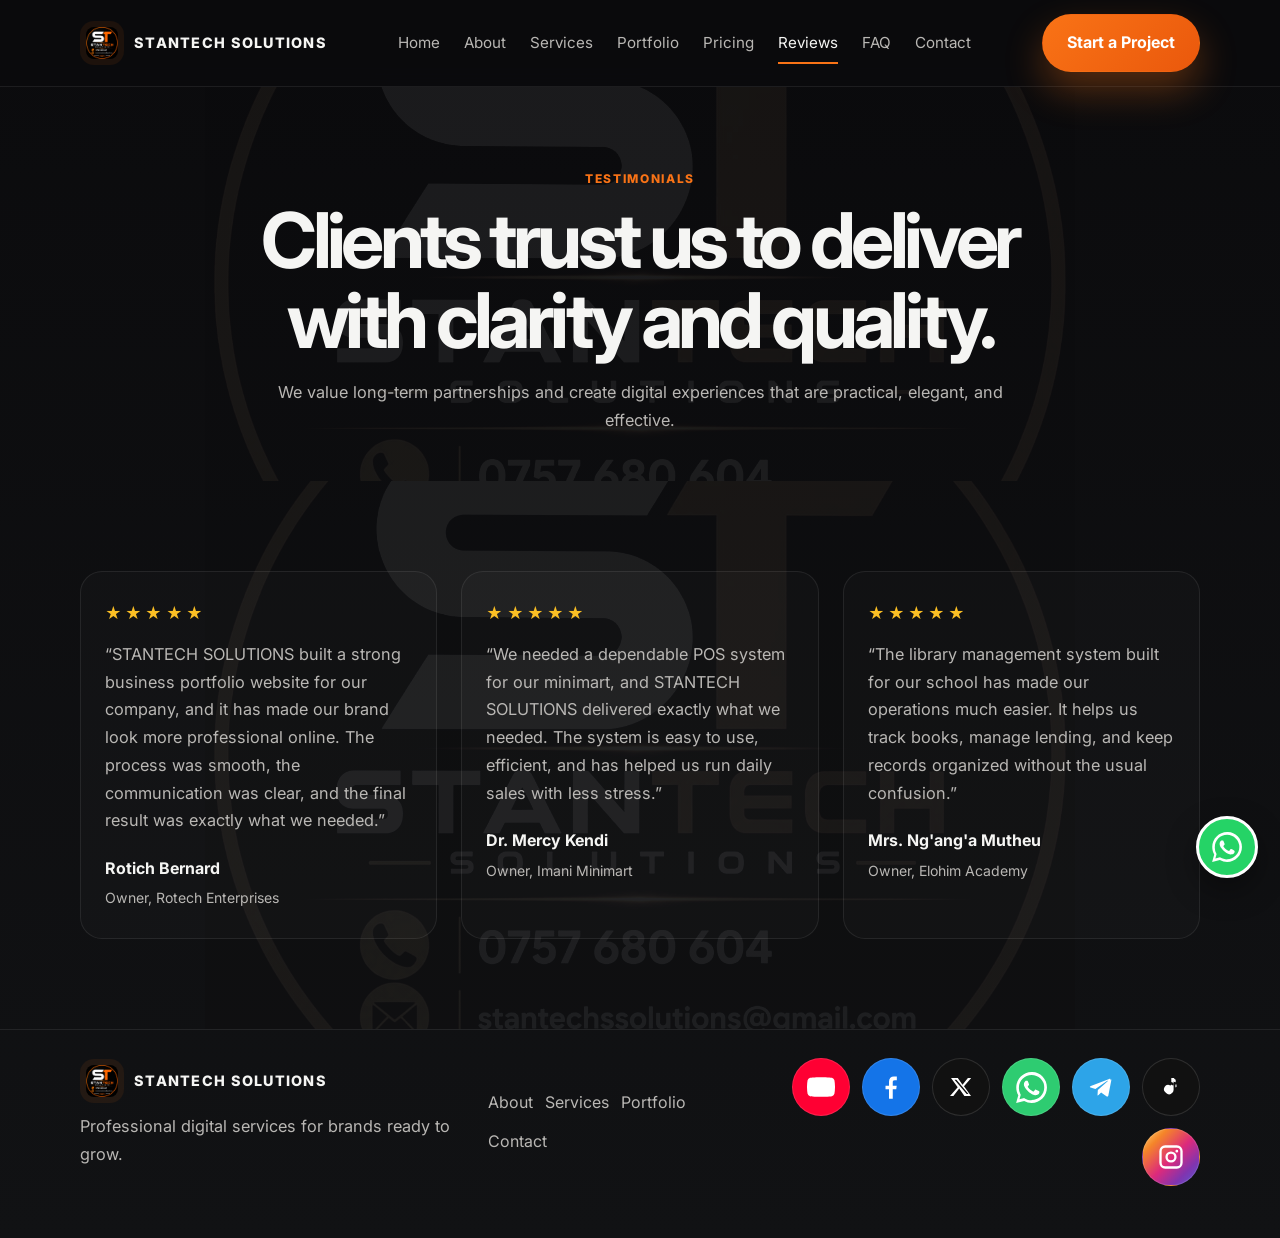
<file: testimonials.html>
<!DOCTYPE html>
<html lang="en">
  <head>
    <meta charset="UTF-8" />
    <meta name="viewport" content="width=device-width, initial-scale=1.0" />
    <title>Testimonials | STANTECH SOLUTIONS</title>
    <link rel="preconnect" href="https://fonts.googleapis.com" />
    <link rel="preconnect" href="https://fonts.gstatic.com" crossorigin />
    <link href="https://fonts.googleapis.com/css2?family=Inter:wght@400;500;600;700;800;900&display=swap" rel="stylesheet" />
    <link rel="stylesheet" href="styles.css" />
  </head>
  <body>
    <header class="site-header">
      <div class="container nav-wrap">
        <a href="index.html" class="brand" aria-label="Home">
          <img src="assets/logo.jpeg" alt="STANTECH SOLUTIONS logo" class="brand-logo" />
          <span class="brand-text">STANTECH SOLUTIONS</span>
        </a>
        <button class="nav-toggle" aria-label="Toggle navigation" aria-expanded="false">
          <span></span><span></span><span></span>
        </button>
        <nav class="main-nav" aria-label="Main navigation">
          <a href="index.html">Home</a>
          <a href="about.html">About</a>
          <a href="services.html">Services</a>
          <a href="portfolio.html">Portfolio</a>
          <a href="pricing.html">Pricing</a>
          <a href="testimonials.html" class="active">Reviews</a>
          <a href="faq.html">FAQ</a>
          <a href="contact.html">Contact</a>
        </nav>
        <a class="btn btn-primary nav-cta" href="contact.html">Start a Project</a>
      </div>
    </header>

    <main>
      <section class="page-hero brand-watermark">
        <div class="container page-hero-inner reveal">
          <p class="eyebrow accent">Testimonials</p>
          <h1>Clients trust us to deliver with clarity and quality.</h1>
          <p>We value long-term partnerships and create digital experiences that are practical, elegant, and effective.</p>
        </div>
      </section>

      <section class="page-section brand-watermark">
        <div class="container testimonial-grid">
          <article class="testimonial-card reveal">
            <div class="stars">★★★★★</div>
            <p>“STANTECH SOLUTIONS built a strong business portfolio website for our company, and it has made our brand look more professional online. The process was smooth, the communication was clear, and the final result was exactly what we needed.”</p>
            <div class="person"><strong>Rotich Bernard</strong><span>Owner, Rotech Enterprises</span></div>
          </article>

          <article class="testimonial-card reveal">
            <div class="stars">★★★★★</div>
            <p>“We needed a dependable POS system for our minimart, and STANTECH SOLUTIONS delivered exactly what we needed. The system is easy to use, efficient, and has helped us run daily sales with less stress.”</p>
            <div class="person"><strong>Dr. Mercy Kendi</strong><span>Owner, Imani Minimart</span></div>
          </article>

          <article class="testimonial-card reveal">
            <div class="stars">★★★★★</div>
            <p>“The library management system built for our school has made our operations much easier. It helps us track books, manage lending, and keep records organized without the usual confusion.”</p>
            <div class="person"><strong>Mrs. Ng'ang'a Mutheu</strong><span>Owner, Elohim Academy</span></div>
          </article>
        </div>
      </section>
    </main>

    <footer class="site-footer">
      <div class="container footer-wrap">
        <div>
          <a href="index.html" class="brand footer-brand">
            <img src="assets/logo.jpeg" alt="STANTECH SOLUTIONS logo" class="brand-logo" />
            <span class="brand-text">STANTECH SOLUTIONS</span>
          </a>
          <p>Professional digital services for brands ready to grow.</p>
        </div>
        <div class="footer-links">
          <a href="about.html">About</a>
          <a href="services.html">Services</a>
          <a href="portfolio.html">Portfolio</a>
          <a href="contact.html">Contact</a>
        </div>
        <div class="social-links">
          <a class="social-link" data-social="youtube" href="https://www.youtube.com/@STANTECHS254" target="_blank" rel="noreferrer" aria-label="YouTube"><svg viewBox="0 0 24 24" aria-hidden="true"><path d="M23.5 6.2a3 3 0 0 0-2.1-2.1C19.5 3.6 12 3.6 12 3.6s-7.5 0-9.4.5A3 3 0 0 0 .5 6.2 31 31 0 0 0 0 12a31 31 0 0 0 .5 5.8 3 3 0 0 0 2.1 2.1c1.9.5 9.4.5 9.4.5s7.5 0 9.4-.5a3 3 0 0 0 2.1-2.1A31 31 0 0 0 24 12a31 31 0 0 0-.5-5.8ZM9.6 15.6V8.4l6.2 3.6-6.2-3.6Z"/></svg></a>
          <a class="social-link" data-social="facebook" href="https://www.facebook.com/share/1HybwTXKRy/" target="_blank" rel="noreferrer" aria-label="Facebook"><svg viewBox="0 0 24 24" aria-hidden="true"><path d="M13.5 22v-8h3l.4-3h-3.4V7.8c0-.9.3-1.6 1.7-1.6H17V3.1c-.3-.1-1.3-.2-2.5-.2-2.5 0-4.2 1.5-4.2 4.4V11h-3v3h3v8h4.7Z"/></svg></a>
          <a class="social-link" data-social="twitter" href="https://x.com/StantechDesigns" target="_blank" rel="noreferrer" aria-label="Twitter"><svg viewBox="0 0 24 24" aria-hidden="true"><path d="M18.9 3h3.3l-7.2 8.2L22 21h-6.6l-5.2-7.4L4.4 21H1l7.7-8.8L2 3h6.8l4.7 6.7 5.4-6.7Zm-1.2 16.1h1.8L7.4 4.8H5.5l12.2 14.3Z"/></svg></a>
          <a class="social-link" data-social="whatsapp" href="https://wa.me/254757680604" target="_blank" rel="noreferrer" aria-label="WhatsApp"><svg viewBox="0 0 24 24" aria-hidden="true"><path d="M20.52 3.48A11.31 11.31 0 0 0 12.09 0C5.59 0 .2 5.38.2 12c0 2.12.55 4.18 1.58 5.99L.1 24l6.2-1.63A11.9 11.9 0 0 0 12.09 24c6.5 0 11.88-5.38 11.88-12 0-3.2-1.25-6.2-3.45-8.52ZM12.09 21.9c-1.88 0-3.72-.5-5.35-1.45l-.38-.23-3.67.96 1-3.56-.25-.37A9.67 9.67 0 0 1 2.27 12c0-5.37 4.38-9.75 9.8-9.75 2.62 0 5.08 1.02 6.9 2.86a9.58 9.58 0 0 1 2.9 6.89c0 5.37-4.39 9.75-9.81 9.75Zm5.37-7.3c-.29-.15-1.72-.85-1.99-.95-.27-.1-.46-.15-.66.15-.2.29-.76.95-.94 1.14-.17.2-.35.22-.65.08-.29-.15-1.24-.46-2.37-1.47-.87-.78-1.47-1.74-1.64-2.03-.17-.29-.02-.45.13-.6.14-.14.29-.35.44-.52.15-.17.2-.29.3-.48.1-.2.05-.37-.02-.52-.08-.15-.66-1.58-.9-2.16-.24-.58-.49-.5-.66-.51-.17 0-.37-.02-.57-.02-.2 0-.52.08-.79.38-.27.29-1.04 1.02-1.04 2.48s1.06 2.88 1.22 3.08c.15.2 2.1 3.2 5.08 4.48.7.31 1.25.49 1.68.63.71.23 1.35.2 1.86.12.57-.08 1.72-.7 1.96-1.38.24-.68.24-1.27.17-1.39-.07-.12-.27-.2-.57-.35Z"/></svg></a>
          <a class="social-link" data-social="telegram" href="https://t.me/StanTechs" target="_blank" rel="noreferrer" aria-label="Telegram"><svg viewBox="0 0 24 24" aria-hidden="true"><path d="M21 5.4 18.3 19.2c-.2 1-.8 1.2-1.7.8l-4.5-3.3-2.2 2.1c-.2.2-.4.4-.9.4l.3-4.6 8.4-7.6c.4-.3-.1-.5-.6-.2L7.2 13.7 3.1 12.5c-.9-.3-.9-.9.2-1.3l15.7-6.1c.8-.3 1.5.2 1.2 1.3Z"/></svg></a>
          <a class="social-link" data-social="tiktok" href="https://www.tiktok.com/@stantechssolutions" target="_blank" rel="noreferrer" aria-label="TikTok"><svg viewBox="0 0 24 24" aria-hidden="true"><path d="M14.8 3c.5.7 1.1 1.3 1.9 1.7v2.6c-.8-.1-1.5-.4-2.1-.8V15a4.3 4.3 0 0 1-7.5 2.9 4.3 4.3 0 0 1 4.2-7.5c.3 0 .5-.1.8-.1V9.5a6.8 6.8 0 0 0 2.7 1v-2.6c-.9-.1-1.7-.4-2.5-.9V3h2.5Zm1.1 9.6c.5-.4 1-.6 1.6-.6V9.4c-.4 0-.8.1-1.1.2v3Z"/></svg></a>
          <a class="social-link" data-social="instagram" href="https://www.instagram.com/stan.techs?stkn=dzA0ZWNvb3Q5NmZw" target="_blank" rel="noreferrer" aria-label="Instagram"><svg viewBox="0 0 24 24" aria-hidden="true"><path d="M7 2h10a5 5 0 0 1 5 5v10a5 5 0 0 1-5 5H7a5 5 0 0 1-5-5V7a5 5 0 0 1 5-5Zm0 2a3 3 0 0 0-3 3v10a3 3 0 0 0 3 3h10a3 3 0 0 0 3-3V7a3 3 0 0 0-3-3H7Zm5 3.2A4.8 4.8 0 1 1 7.2 12 4.8 4.8 0 0 1 12 7.2Zm0 2A2.8 2.8 0 1 0 14.8 12 2.8 2.8 0 0 0 12 9.2Zm5-3.4a1.2 1.2 0 1 1-1.2 1.2 1.2 1.2 0 0 1 1.2-1.2Z"/></svg></a>
        </div>
      </div>
    </footer>

    <a class="whatsapp-float" href="https://wa.me/254757680604" target="_blank" rel="noreferrer" aria-label="Chat with STANTECH SOLUTIONS on WhatsApp" title="Chat on WhatsApp"><svg viewBox="0 0 24 24" aria-hidden="true"><path d="M20.52 3.48A11.31 11.31 0 0 0 12.09 0C5.59 0 .2 5.38.2 12c0 2.12.55 4.18 1.58 5.99L.1 24l6.2-1.63A11.9 11.9 0 0 0 12.09 24c6.5 0 11.88-5.38 11.88-12 0-3.2-1.25-6.2-3.45-8.52ZM12.09 21.9c-1.88 0-3.72-.5-5.35-1.45l-.38-.23-3.67.96 1-3.56-.25-.37A9.67 9.67 0 0 1 2.27 12c0-5.37 4.38-9.75 9.8-9.75 2.62 0 5.08 1.02 6.9 2.86a9.58 9.58 0 0 1 2.9 6.89c0 5.37-4.39 9.75-9.81 9.75Zm5.37-7.3c-.29-.15-1.72-.85-1.99-.95-.27-.1-.46-.15-.66.15-.2.29-.76.95-.94 1.14-.17.2-.35.22-.65.08-.29-.15-1.24-.46-2.37-1.47-.87-.78-1.47-1.74-1.64-2.03-.17-.29-.02-.45.13-.6.14-.14.29-.35.44-.52.15-.17.2-.29.3-.48.1-.2.05-.37-.02-.52-.08-.15-.66-1.58-.9-2.16-.24-.58-.49-.5-.66-.51-.17 0-.37-.02-.57-.02-.2 0-.52.08-.79.38-.27.29-1.04 1.02-1.04 2.48s1.06 2.88 1.22 3.08c.15.2 2.1 3.2 5.08 4.48.7.31 1.25.49 1.68.63.71.23 1.35.2 1.86.12.57-.08 1.72-.7 1.96-1.38.24-.68.24-1.27.17-1.39-.07-.12-.27-.2-.57-.35Z"/></svg></a>

    <script src="script.js"></script>
  </body>
</html>
</file>
<file: styles.css>
:root {
  --bg: #0b0b0d;
  --bg-soft: #101114;
  --panel: #141518;
  --panel-alt: #1a1c1f;
  --card: #f7f5f3;
  --text: #f5f5f3;
  --muted: #b9b7b4;
  --primary: #f97316;
  --primary-strong: #ea580c;
  --secondary: #facc15;
  --line: rgba(255, 255, 255, 0.08);
  --shadow: 0 30px 80px rgba(0, 0, 0, 0.25);
  --radius: 22px;
}

* {
  box-sizing: border-box;
}

html {
  scroll-behavior: smooth;
}

body {
  margin: 0;
  font-family: "Inter", sans-serif;
  background: linear-gradient(180deg, #0b0b0d 0%, #111214 100%);
  color: var(--text);
  line-height: 1.7;
  overflow-x: hidden;
}

a {
  color: inherit;
  text-decoration: none;
}

a,
button,
input,
textarea,
select {
  -webkit-tap-highlight-color: transparent;
}

img {
  max-width: 100%;
  display: block;
}

button,
input,
textarea,
select {
  font: inherit;
}

.container {
  width: min(1120px, calc(100% - 32px));
  margin: 0 auto;
}

.section {
  padding: 110px 0;
}

.brand-watermark {
  position: relative;
  isolation: isolate;
  overflow: hidden;
}

.brand-watermark::before {
  content: "";
  position: absolute;
  inset: 0;
  background-image: url("assets/logo.jpeg");
  background-repeat: no-repeat;
  background-position: center;
  background-size: 68% auto;
  opacity: 0.06;
  filter: brightness(1.35) saturate(0.3) contrast(1.12);
  z-index: 0;
  pointer-events: none;
}

.brand-watermark > * {
  position: relative;
  z-index: 1;
}

.page-section {
  padding: 90px 0;
}

.eyebrow {
  margin: 0 0 12px;
  font-size: 0.75rem;
  font-weight: 800;
  letter-spacing: 0.14em;
  text-transform: uppercase;
  color: var(--secondary);
}

.eyebrow.accent {
  color: var(--primary);
}

h1, h2, h3, h4, p {
  margin-top: 0;
}

h1 {
  font-size: clamp(2.8rem, 6vw, 5rem);
  line-height: 1.04;
  letter-spacing: -0.06em;
  margin-bottom: 18px;
}

h2 {
  font-size: clamp(2rem, 4vw, 3.1rem);
  line-height: 1.1;
  letter-spacing: -0.05em;
  margin-bottom: 0;
}

h3 {
  font-size: 1.35rem;
  margin-bottom: 8px;
}

p {
  color: var(--muted);
  font-size: 1.02rem;
}

.site-header {
  position: sticky;
  top: 0;
  z-index: 50;
  backdrop-filter: blur(14px);
  background: rgba(11, 11, 13, 0.85);
  border-bottom: 1px solid var(--line);
}

.nav-wrap {
  display: flex;
  align-items: center;
  justify-content: space-between;
  gap: 18px;
  min-height: 86px;
}

.brand {
  display: inline-flex;
  align-items: center;
  gap: 10px;
  font-weight: 800;
  letter-spacing: 0.08em;
  text-transform: uppercase;
}

.brand-logo {
  width: 44px;
  height: 44px;
  border-radius: 14px;
  background: rgba(249,115,22,0.08);
  padding: 6px;
}

.brand-text {
  font-size: 0.9rem;
  color: var(--text);
}

.main-nav {
  display: flex;
  align-items: center;
  gap: 24px;
  font-size: 0.95rem;
  color: var(--muted);
}

.main-nav a {
  position: relative;
  transition: color 0.2s ease;
}

.main-nav a::after {
  content: "";
  position: absolute;
  left: 0;
  bottom: -8px;
  width: 100%;
  height: 2px;
  background: var(--primary);
  transform: scaleX(0);
  transform-origin: center;
  transition: transform 0.2s ease;
}

.main-nav a:hover::after,
.main-nav a.active::after,
.main-nav a:focus-visible::after {
  transform: scaleX(1);
}

.main-nav a:hover,
.main-nav a:focus-visible,
.main-nav a.active {
  color: var(--text);
}

.btn {
  display: inline-flex;
  align-items: center;
  justify-content: center;
  padding: 0.92rem 1.5rem;
  border-radius: 999px;
  font-weight: 700;
  transition: transform 0.2s ease, box-shadow 0.2s ease, background 0.2s ease;
  border: 1px solid transparent;
}

.btn:hover,
.btn:focus-visible {
  transform: translateY(-1px);
}

.btn-primary {
  background: linear-gradient(135deg, var(--primary) 0%, var(--primary-strong) 100%);
  color: #fff;
  box-shadow: 0 18px 38px rgba(249, 115, 22, 0.32);
}

.btn-secondary {
  background: rgba(255, 255, 255, 0.04);
  color: var(--text);
  border-color: rgba(255, 255, 255, 0.12);
}

.hero {
  padding: 96px 0 80px;
}

.hero-grid {
  display: grid;
  grid-template-columns: 1.1fr 0.9fr;
  align-items: center;
  gap: 42px;
}

.lead {
  max-width: 640px;
  font-size: 1.1rem;
  margin-bottom: 28px;
}

.hero-actions {
  display: flex;
  flex-wrap: wrap;
  gap: 14px;
  margin-bottom: 34px;
}

.hero-trust {
  display: flex;
  flex-wrap: wrap;
  gap: 28px;
}

.hero-trust div {
  display: flex;
  flex-direction: column;
  gap: 4px;
}

.hero-trust strong {
  font-size: 1.5rem;
  letter-spacing: -0.04em;
}

.hero-trust span {
  color: var(--muted);
  font-size: 0.9rem;
}

.hero-visual {
  position: relative;
  display: flex;
  justify-content: center;
  align-items: center;
  min-height: 520px;
}

.glass-panel {
  width: min(100%, 540px);
  padding: 24px;
  border-radius: 30px;
  background: linear-gradient(180deg, rgba(26, 28, 31, 0.96), rgba(14, 15, 17, 0.96));
  border: 1px solid rgba(255, 255, 255, 0.07);
  box-shadow: var(--shadow);
}

.card-header {
  display: flex;
  gap: 8px;
  margin-bottom: 26px;
}

.dot {
  width: 12px;
  height: 12px;
  border-radius: 50%;
  display: inline-block;
}

.dot.red { background: #ff6b6b; }
.dot.amber { background: #fbbf24; }
.dot.green { background: #4ade80; }

.metric-row,
.info-grid {
  display: grid;
  grid-template-columns: 1fr auto;
  gap: 12px;
  align-items: end;
  margin-bottom: 18px;
}

.metric-row small,
.info-grid small {
  display: block;
  color: var(--muted);
  margin-bottom: 8px;
  font-size: 0.72rem;
  letter-spacing: 0.1em;
  text-transform: uppercase;
}

.metric-row strong,
.info-grid strong {
  font-size: clamp(1.5rem, 3vw, 2.6rem);
  letter-spacing: -0.05em;
}

.trend {
  font-weight: 700;
  font-size: 0.82rem;
  padding: 8px 10px;
  border-radius: 999px;
}

.trend.up {
  color: #86efac;
  background: rgba(134, 239, 172, 0.12);
}

.chart-bars {
  display: grid;
  grid-template-columns: repeat(6, minmax(0, 1fr));
  align-items: end;
  gap: 12px;
  height: 220px;
  padding: 20px 12px 16px;
  border-radius: 18px;
  background: rgba(255,255,255,0.02);
  border: 1px solid var(--line);
}

.chart-bars span {
  display: block;
  border-radius: 12px 12px 0 0;
  background: linear-gradient(180deg, var(--secondary) 0%, var(--primary) 100%);
  box-shadow: 0 12px 25px rgba(249, 115, 22, 0.25);
}

.info-grid {
  grid-template-columns: repeat(2, 1fr);
  margin-top: 20px;
  margin-bottom: 0;
}

.floating-tag {
  position: absolute;
  padding: 0.8rem 1.1rem;
  border-radius: 999px;
  font-size: 0.82rem;
  font-weight: 600;
  background: rgba(17, 17, 19, 0.95);
  border: 1px solid rgba(255, 255, 255, 0.08);
  box-shadow: var(--shadow);
}

.tag-one {
  top: 44px;
  right: 14px;
}

.tag-two {
  bottom: 26px;
  left: 0;
}

.two-column {
  display: grid;
  grid-template-columns: 0.9fr 1.1fr;
  align-items: end;
  gap: 32px;
  margin-bottom: 40px;
}

.feature-grid,
.services-grid,
.process-grid,
.testimonial-grid,
.pricing-grid,
.faq-grid,
.team-grid,
.stats-grid {
  display: grid;
  grid-template-columns: repeat(3, minmax(0, 1fr));
  gap: 24px;
}

.feature-card,
.service-card,
.process-step,
.testimonial-card,
.pricing-card,
.faq-item,
.team-card,
.stat-card {
  background: rgba(255,255,255,0.02);
  border: 1px solid var(--line);
  border-radius: var(--radius);
  padding: 28px 24px;
}

.icon-box {
  display: inline-flex;
  align-items: center;
  justify-content: center;
  width: 56px;
  height: 56px;
  border-radius: 16px;
  background: linear-gradient(135deg, rgba(249,115,22,0.18), rgba(250,204,21,0.12));
  color: var(--primary);
  font-weight: 800;
  margin-bottom: 18px;
}

.section-header {
  display: flex;
  align-items: end;
  justify-content: space-between;
  gap: 18px;
  margin-bottom: 36px;
}

.text-link {
  color: var(--text);
  font-weight: 600;
}

.service-card {
  min-height: 230px;
  display: flex;
  flex-direction: column;
  transition: transform 0.35s ease, border-color 0.35s ease, background 0.35s ease;
}

.service-image {
  min-height: 150px;
  margin: -28px -24px 22px;
  background-position: center;
  background-size: cover;
  border-radius: var(--radius) var(--radius) 0 0;
  filter: saturate(0.9) contrast(1.04);
}

.service-gallery {
  display: grid;
  grid-template-columns: 1.35fr 1fr 1fr;
  gap: 14px;
  min-height: 220px;
  margin: -28px -24px 22px;
  overflow: hidden;
  border-radius: var(--radius) var(--radius) 0 0;
  background: var(--panel-alt);
}

.service-gallery img {
  position: relative;
  width: 100%;
  height: 220px;
  object-fit: cover;
  background: #f7f5f3;
  cursor: zoom-in;
  transform: scale(1);
  filter: saturate(0.92) brightness(0.96);
  transition: transform 0.45s cubic-bezier(0.22, 1, 0.36, 1), filter 0.35s ease, box-shadow 0.35s ease;
  z-index: 1;
}

.service-gallery img:hover,
.service-gallery img:focus-visible {
  transform: scale(1.08) translateY(-4px);
  filter: saturate(1.12) brightness(1.05);
  box-shadow: 0 14px 26px rgba(0, 0, 0, 0.34);
  z-index: 2;
}

.service-gallery:hover img:not(:hover) {
  filter: saturate(0.78) brightness(0.82);
}

.service-gallery img:nth-child(2) {
  transition-delay: 0.03s;
}

.service-gallery img:nth-child(3) {
  transition-delay: 0.06s;
}

.service-gallery img:nth-child(4) {
  transition-delay: 0.09s;
}

.software-gallery {
  grid-template-columns: repeat(4, minmax(0, 1fr));
  align-items: center;
  padding: 14px;
  background: #f7f5f3;
}

.software-gallery img {
  height: 150px;
  padding: 0;
  object-fit: cover;
}

.service-points {
  list-style: none;
  padding: 0;
  margin: 4px 0 0;
  color: var(--muted);
  font-size: 0.9rem;
}

.service-points li {
  position: relative;
  padding-left: 18px;
  margin-top: 6px;
}

.service-points li::before {
  content: "✓";
  position: absolute;
  left: 0;
  color: var(--primary);
  font-weight: 800;
}

.services-grid .service-card:nth-child(2) { transition-delay: 0.06s; }
.services-grid .service-card:nth-child(3) { transition-delay: 0.12s; }
.services-grid .service-card:nth-child(4) { transition-delay: 0.18s; }
.services-grid .service-card:nth-child(5) { transition-delay: 0.24s; }
.services-grid .service-card:nth-child(6) { transition-delay: 0.3s; }

body.modal-open {
  overflow: hidden;
}

.service-card:hover,
.service-card:focus-within {
  transform: translateY(-8px);
  border-color: rgba(249, 115, 22, 0.65);
  background: rgba(249, 115, 22, 0.06);
}

.service-trigger {
  margin-top: auto;
  padding: 14px 0 0;
  border: 0;
  background: transparent;
  color: var(--primary);
  text-align: left;
  font-weight: 800;
  cursor: pointer;
}

.service-detail {
  display: none;
  padding: 42px 32px;
  margin-bottom: 28px;
  scroll-margin-top: 105px;
  border: 1px solid var(--line);
  border-radius: var(--radius);
  background: rgba(255, 255, 255, 0.025);
}

.service-detail.is-active {
  display: block;
}

.service-choice-grid {
  display: grid;
  grid-template-columns: repeat(4, minmax(0, 1fr));
  gap: 14px;
}

.service-choice {
  display: flex;
  align-items: center;
  gap: 12px;
  min-height: 76px;
  padding: 18px;
  border: 1px solid var(--line);
  border-radius: 16px;
  background: rgba(255, 255, 255, 0.025);
  color: var(--primary);
  font-size: 1.35rem;
  font-weight: 800;
  transition: transform 0.25s ease, border-color 0.25s ease, background 0.25s ease;
}

.service-choice span {
  color: var(--text);
  font-size: 0.94rem;
}

.service-choice:hover,
.service-choice:focus-visible {
  transform: translateY(-4px);
  border-color: var(--primary);
  background: rgba(249, 115, 22, 0.08);
}

.back-to-services {
  display: inline-flex;
  margin-bottom: 24px;
  color: var(--primary);
  font-weight: 800;
}

.service-detail h2 {
  margin-bottom: 12px;
}

.service-detail > p {
  max-width: 760px;
  font-size: 1.06rem;
}

.desktop-showcase {
  display: grid;
  grid-template-columns: repeat(3, minmax(0, 1fr));
  gap: 24px;
  margin-top: 28px;
}

.system-card {
  position: relative;
  display: flex;
  flex-direction: column;
  min-height: 440px;
  padding: 18px 18px 14px;
  border-radius: 22px;
  border: 1px solid rgba(255,255,255,0.1);
  background: linear-gradient(180deg, rgba(16,18,20,0.9), rgba(9,11,13,0.96));
  box-shadow: 0 20px 40px rgba(0,0,0,0.18);
  overflow: hidden;
}

.system-card.school-card {
  background: linear-gradient(180deg, rgba(24,34,30,0.9), rgba(12,18,17,0.96));
}

.system-card.hospital-card {
  background: linear-gradient(180deg, rgba(20,27,38,0.92), rgba(8,12,16,0.96));
}

.system-card.stock-card {
  background: linear-gradient(180deg, rgba(40,35,26,0.9), rgba(14,12,11,0.96));
}

.system-card.accounts-card {
  background: linear-gradient(180deg, rgba(24,31,33,0.9), rgba(12,15,17,0.96));
}

.system-card.hotel-card {
  background: linear-gradient(180deg, rgba(36,28,25,0.92), rgba(15,12,11,0.96));
}

.system-card.hr-card {
  background: linear-gradient(180deg, rgba(21,31,32,0.92), rgba(11,14,15,0.96));
}

.system-header {
  display: flex;
  align-items: center;
  gap: 10px;
  margin-bottom: 8px;
  padding: 10px 14px;
  border-radius: 14px;
  background: rgba(255,255,255,0.08);
  border: 1px solid rgba(255,255,255,0.08);
  color: var(--text);
  font-weight: 800;
}

.system-icon {
  display: inline-grid;
  place-items: center;
  width: 28px;
  height: 28px;
  border-radius: 8px;
  background: rgba(249,115,22,0.12);
  color: #fff;
  font-size: 0.9rem;
}

.system-title {
  min-width: 0;
  font-size: 0.83rem;
  letter-spacing: 0.04em;
  text-transform: uppercase;
  overflow-wrap: anywhere;
}

.system-card p {
  margin: 0 0 14px;
  font-size: 0.82rem;
  color: rgba(255,255,255,0.72);
  min-height: 40px;
}

.dashboard-window {
  position: relative;
  flex: 1;
  padding: 10px 10px 12px;
  border-radius: 18px;
  background: rgba(245,245,242,0.95);
  box-shadow: inset 0 0 0 1px rgba(15,23,42,0.08);
  overflow: hidden;
}

.window-toolbar {
  display: flex;
  align-items: center;
  gap: 6px;
  padding: 8px 12px 10px;
  border-radius: 12px 12px 0 0;
  background: rgba(15, 23, 42, 0.06);
}

.window-toolbar span {
  width: 8px;
  height: 8px;
  border-radius: 50%;
  display: block;
}

.window-toolbar span:nth-child(1) { background: #f87171; }
.window-toolbar span:nth-child(2) { background: #fbbf24; }
.window-toolbar span:nth-child(3) { background: #4ade80; }

.window-body {
  padding: 12px 10px 8px;
  background: rgba(255,255,255,0.8);
  border-radius: 0 0 12px 12px;
  height: calc(100% - 34px);
}

.kpi-row {
  display: grid;
  grid-template-columns: repeat(3, minmax(0, 1fr));
  gap: 8px;
  margin-bottom: 12px;
}

.kpi-row.compact {
  grid-template-columns: repeat(3, minmax(0, 1fr));
}

.kpi-box {
  padding: 8px 7px;
  border-radius: 10px;
  background: rgba(15, 23, 42, 0.04);
  text-align: center;
}

.kpi-box small {
  display: block;
  font-size: 0.55rem;
  color: #475569;
  margin-bottom: 4px;
  letter-spacing: 0.04em;
  text-transform: uppercase;
}

.kpi-box strong {
  display: block;
  color: #0f172a;
  font-size: 0.78rem;
  line-height: 1.2;
}

.mini-chart {
  display: grid;
  grid-template-columns: repeat(6, minmax(0, 1fr));
  align-items: end;
  gap: 6px;
  height: 86px;
  padding: 10px 8px 8px;
  background: rgba(15, 23, 42, 0.03);
  border-radius: 10px;
}

.mini-chart span {
  display: block;
  border-radius: 6px 6px 0 0;
  background: linear-gradient(180deg, #38bdf8, #0ea5e9);
}

.small-chart span {
  background: linear-gradient(180deg, #f59e0b, #f97316);
}

.list-metrics {
  display: grid;
  grid-template-columns: repeat(2, minmax(0, 1fr));
  gap: 8px;
  margin-top: 12px;
}

.list-metrics div,
.table-mini div {
  display: flex;
  justify-content: space-between;
  gap: 8px;
  padding: 6px 8px;
  border-radius: 8px;
  background: rgba(15, 23, 42, 0.04);
  color: #0f172a;
  font-size: 0.62rem;
}

.list-metrics span,
.table-mini span {
  color: #475569;
}

.list-metrics strong,
.table-mini strong {
  font-size: 0.61rem;
  color: #0f172a;
}

.donut-wrap {
  display: flex;
  align-items: center;
  justify-content: space-between;
  gap: 12px;
  margin-top: 8px;
}

.donut {
  position: relative;
  width: 88px;
  height: 88px;
  border-radius: 50%;
  background: conic-gradient(#0ea5e9 0 68%, #f59e0b 68% 100%);
  display: grid;
  place-items: center;
  flex-shrink: 0;
}

.donut.medium {
  width: 80px;
  height: 80px;
  background: conic-gradient(#0ea5e9 0 82%, #f59e0b 82% 100%);
}

.donut::before {
  content: "";
  position: absolute;
  inset: 12px;
  border-radius: 50%;
  background: rgba(255,255,255,0.85);
}

.donut span {
  position: relative;
  z-index: 1;
  color: #0f172a;
  font-size: 0.7rem;
  font-weight: 800;
}

.legend-list {
  display: flex;
  flex-direction: column;
  gap: 8px;
  color: #0f172a;
  font-size: 0.62rem;
}

.legend-list span {
  display: inline-flex;
  align-items: center;
  gap: 6px;
  color: #0f172a;
}

.dot {
  display: inline-block;
  width: 8px;
  height: 8px;
  border-radius: 50%;
}

.dot.blue { background: #0ea5e9; }
.dot.orange { background: #f59e0b; }
.dot.green { background: #22c55e; }

.mini-line {
  height: 82px;
  margin: 10px 0 12px;
  border-radius: 10px;
  background: linear-gradient(180deg, rgba(14,165,233,0.12), rgba(14,165,233,0.02));
  position: relative;
  overflow: hidden;
}

.mini-line::before {
  content: "";
  position: absolute;
  inset: 22px 8px 18px 8px;
  border-radius: 12px;
  background: linear-gradient(90deg, transparent 0 14%, rgba(14,165,233,0.4) 14% 18%, transparent 18% 28%, rgba(14,165,233,0.4) 28% 32%, transparent 32% 42%, rgba(14,165,233,0.4) 42% 46%, transparent 46% 58%, rgba(14,165,233,0.4) 58% 62%, transparent 62% 72%, rgba(14,165,233,0.4) 72% 76%, transparent 76% 100%);
  transform: skewY(-8deg);
}

.table-mini {
  display: grid;
  gap: 8px;
}

.compact-table {
  margin-top: 12px;
}

.service-work-title {
  margin: 28px 0 14px;
  color: var(--primary);
  font-size: 1.05rem;
  letter-spacing: 0.08em;
  text-transform: uppercase;
}

.service-offer-title {
  margin: 24px 0 8px;
  font-size: 1rem;
  color: var(--text);
}

.web-development-gallery {
  grid-template-columns: repeat(4, minmax(0, 1fr));
}

.service-detail .service-gallery {
  margin: 0;
  border-radius: 16px;
}

.service-trigger span {
  display: inline-block;
  margin-left: 6px;
  transition: transform 0.25s ease;
}

.service-trigger:hover span,
.service-trigger:focus-visible span {
  transform: translateX(5px);
}

.service-modal[hidden] {
  display: none;
}

.service-modal {
  position: fixed;
  inset: 0;
  z-index: 100;
  display: grid;
  place-items: center;
  padding: 20px;
}

.service-modal-backdrop {
  position: absolute;
  inset: 0;
  background: rgba(0, 0, 0, 0.78);
  backdrop-filter: blur(8px);
}

.service-modal-panel {
  position: relative;
  width: min(100%, 580px);
  max-height: min(680px, 90vh);
  overflow-y: auto;
  padding: 38px;
  border: 1px solid rgba(249, 115, 22, 0.45);
  border-radius: 24px;
  background: #151619;
  box-shadow: var(--shadow);
  animation: modal-in 0.3s ease both;
}

.service-modal-close {
  position: absolute;
  top: 14px;
  right: 16px;
  width: 40px;
  height: 40px;
  border: 1px solid var(--line);
  border-radius: 50%;
  background: transparent;
  color: var(--text);
  font-size: 1.6rem;
  line-height: 1;
  cursor: pointer;
}

@keyframes modal-in {
  from { opacity: 0; transform: translateY(18px) scale(0.97); }
  to { opacity: 1; transform: translateY(0) scale(1); }
}

@media (prefers-reduced-motion: reduce) {
  *,
  *::before,
  *::after {
    scroll-behavior: auto !important;
    animation-duration: 0.01ms !important;
    transition-duration: 0.01ms !important;
  }
}

.service-icon {
  display: inline-flex;
  align-items: center;
  justify-content: center;
  width: 54px;
  height: 54px;
  border-radius: 18px;
  margin-bottom: 18px;
  background: rgba(249,115,22,0.12);
  color: var(--primary);
  font-size: 1.6rem;
}

.portfolio-grid,
.details-grid {
  display: grid;
  grid-template-columns: repeat(3, minmax(0, 1fr));
  gap: 26px;
}

.portfolio-card {
  overflow: hidden;
  border-radius: 20px;
  background: rgba(255,255,255,0.02);
  border: 1px solid var(--line);
}

.portfolio-project-link {
  display: block;
  height: 100%;
}

.portfolio-project-link:hover .portfolio-visual,
.portfolio-project-link:focus-visible .portfolio-visual {
  transform: scale(1.03);
}

.portfolio-visual {
  height: 260px;
  background-size: cover;
  background-position: center;
  transition: transform 0.3s ease;
}

.visual-one {
  background: linear-gradient(135deg, rgba(249,115,22,0.8), rgba(252,211,77,0.72)),
    radial-gradient(circle at 20% 20%, rgba(255,255,255,0.42), transparent 20%);
}

.visual-two {
  background: linear-gradient(135deg, rgba(17, 17, 19, 0.9), rgba(234,88,12,0.7)),
    linear-gradient(45deg, rgba(255,255,255,0.12), transparent);
}

.visual-three {
  background: linear-gradient(135deg, rgba(27, 29, 32, 0.9), rgba(249,115,22,0.85)),
    radial-gradient(circle at 70% 20%, rgba(255,255,255,0.28), transparent 20%);
}

.portfolio-copy {
  padding: 22px 20px 24px;
}

.portfolio-watch {
  display: inline-block;
  margin-top: 8px;
  color: var(--primary);
  font-size: 0.9rem;
}

.portfolio-copy span,
.meta-badge {
  display: inline-block;
  color: var(--primary);
  font-size: 0.76rem;
  font-weight: 700;
  letter-spacing: 0.08em;
  text-transform: uppercase;
  margin-bottom: 8px;
}

.process-step {
  position: relative;
}

.step-number {
  display: inline-flex;
  align-items: center;
  justify-content: center;
  width: 54px;
  height: 54px;
  border-radius: 14px;
  background: rgba(249,115,22,0.12);
  color: var(--primary);
  font-weight: 800;
  margin-bottom: 16px;
}

.stars {
  color: #fbbf24;
  letter-spacing: 0.2em;
  margin-bottom: 14px;
}

.person {
  margin-top: 20px;
  display: flex;
  flex-direction: column;
  gap: 4px;
}

.person strong {
  font-size: 1rem;
  color: var(--text);
}

.person span {
  color: var(--muted);
  font-size: 0.88rem;
}

.pricing-card {
  position: relative;
  display: flex;
  flex-direction: column;
}

.pricing-card.featured {
  border-color: rgba(249,115,22,0.7);
  background: linear-gradient(180deg, rgba(249,115,22,0.08), rgba(255,255,255,0.02));
}

.price {
  display: flex;
  align-items: end;
  gap: 8px;
  margin: 18px 0 16px;
}

.price strong {
  font-size: clamp(2rem, 4vw, 3rem);
  color: var(--text);
  letter-spacing: -0.05em;
}

.price span {
  color: var(--muted);
  font-size: 0.8rem;
  line-height: 1.2;
  max-width: 74px;
}

.pricing-page-section {
  padding-top: 36px;
}

.pricing-intro {
  max-width: 700px;
  margin: 0 auto 64px;
  padding: 16px 20px;
  border-left: 2px solid var(--primary);
  color: var(--muted);
  text-align: center;
}

.pricing-intro p,
.pricing-family-heading p,
.pricing-description {
  color: var(--muted);
}

.pricing-family {
  margin-bottom: 92px;
}

.pricing-family-heading {
  max-width: 680px;
  margin-bottom: 30px;
}

.pricing-family-heading h2 {
  margin-bottom: 8px;
}

.pricing-family-heading p:last-child {
  margin: 0;
}

.pricing-description {
  min-height: 24px;
  margin: -4px 0 20px;
  font-size: 0.92rem;
}

.pricing-card ul {
  flex: 1;
}

.pricing-grid-compact {
  grid-template-columns: repeat(3, minmax(0, 1fr));
}

.custom-pricing-cta {
  display: flex;
  align-items: center;
  justify-content: space-between;
  gap: 28px;
  padding: 42px 44px;
  border: 1px solid rgba(249,115,22,0.45);
  border-radius: var(--radius);
  background: linear-gradient(110deg, rgba(249,115,22,0.14), rgba(255,255,255,0.03));
}

.custom-pricing-cta h2 {
  max-width: 620px;
  margin-bottom: 8px;
}

.custom-pricing-cta p:last-child {
  margin: 0;
  color: var(--muted);
}

.pricing-card ul,
.check-list {
  list-style: none;
  padding: 0;
  margin: 0 0 20px;
}

.pricing-card li,
.check-list li {
  position: relative;
  padding-left: 22px;
  margin-bottom: 10px;
  color: var(--muted);
}

.pricing-card li::before,
.check-list li::before {
  content: "✓";
  position: absolute;
  left: 0;
  color: var(--primary);
  font-weight: 700;
}

.faq-item {
  overflow: hidden;
}

.faq-question {
  width: 100%;
  background: transparent;
  color: var(--text);
  border: 0;
  text-align: left;
  font-size: 1.08rem;
  font-weight: 700;
  padding: 0;
  cursor: pointer;
  display: flex;
  align-items: center;
  justify-content: space-between;
  gap: 12px;
}

.faq-question span:last-child {
  color: var(--primary);
  font-size: 1.5rem;
}

.faq-answer {
  max-height: 0;
  overflow: hidden;
  transition: max-height 0.3s ease;
}

.faq-item.open .faq-answer {
  max-height: 180px;
}

.faq-item .faq-answer p {
  margin-top: 14px;
}

.team-card img {
  width: 100%;
  height: 260px;
  object-fit: cover;
  border-radius: 16px;
  margin-bottom: 18px;
}

.cta-band {
  padding-top: 0;
}

.cta-box {
  display: flex;
  align-items: center;
  justify-content: space-between;
  gap: 24px;
  padding: 36px 40px;
  border-radius: 26px;
  background: linear-gradient(135deg, rgba(249,115,22,0.12), rgba(250,204,21,0.08));
  border: 1px solid var(--line);
}

.contact-points {
  display: flex;
  flex-direction: column;
  gap: 8px;
  font-weight: 600;
}

.contact-grid {
  display: grid;
  grid-template-columns: 0.95fr 1.05fr;
  gap: 24px;
}

.contact-box,
.form-box {
  background: rgba(255,255,255,0.02);
  border: 1px solid var(--line);
  border-radius: var(--radius);
  padding: 28px 24px;
}

.contact-list {
  display: flex;
  flex-direction: column;
  gap: 16px;
  margin-top: 22px;
}

.contact-list a,
.contact-list div {
  color: var(--muted);
}

.form-box form {
  display: grid;
  gap: 18px;
}

.field-row {
  display: grid;
  grid-template-columns: repeat(2, minmax(0, 1fr));
  gap: 16px;
}

.form-field {
  display: grid;
  gap: 8px;
}

.choice-field {
  min-width: 0;
  margin: 0;
  padding: 0;
  border: 0;
}

.choice-field legend {
  margin-bottom: 8px;
  color: var(--text);
  font-size: 0.92rem;
  font-weight: 600;
}

.choice-grid {
  display: grid;
  grid-template-columns: repeat(2, minmax(0, 1fr));
  gap: 8px;
}

.choice-card {
  position: relative;
  display: flex;
  align-items: center;
  min-height: 48px;
  padding: 10px 12px;
  border: 1px solid rgba(255,255,255,0.12);
  border-radius: 12px;
  background: rgba(255,255,255,0.02);
  color: var(--muted);
  cursor: pointer;
  font-size: 0.82rem;
  line-height: 1.35;
  transition: border-color 0.2s ease, background 0.2s ease, color 0.2s ease;
}

.choice-card input {
  position: absolute;
  width: 1px;
  height: 1px;
  opacity: 0;
  pointer-events: none;
}

.choice-card:has(input:checked) {
  border-color: var(--primary);
  background: rgba(249,115,22,0.12);
  color: var(--text);
}

.choice-card:focus-within {
  outline: 2px solid var(--secondary);
  outline-offset: 2px;
}

.choice-card:hover {
  border-color: rgba(249,115,22,0.7);
  color: var(--text);
}

label {
  color: var(--text);
  font-size: 0.92rem;
  font-weight: 600;
}

input,
textarea,
select {
  width: 100%;
  border: 1px solid rgba(255,255,255,0.12);
  border-radius: 14px;
  background: rgba(255,255,255,0.02);
  color: var(--text);
  min-height: 50px;
  padding: 0.85rem 0.95rem;
}

textarea {
  min-height: 140px;
  resize: vertical;
}

.form-status {
  min-height: 22px;
  color: #86efac;
  font-size: 0.9rem;
  font-weight: 600;
}

.site-footer {
  padding: 28px 0 52px;
  border-top: 1px solid var(--line);
}

.footer-wrap {
  display: flex;
  justify-content: space-between;
  gap: 20px;
  align-items: center;
}

.footer-brand {
  margin-bottom: 10px;
}

.footer-links,
.social-links {
  display: flex;
  flex-wrap: wrap;
  gap: 12px;
  color: var(--muted);
}

.social-links {
  justify-content: flex-end;
}

.social-link {
  display: inline-flex;
  align-items: center;
  justify-content: center;
  width: 58px;
  height: 58px;
  border-radius: 50%;
  overflow: hidden;
  border: 1px solid rgba(255,255,255,0.12);
  background: #111;
  color: #fff;
  transition: transform 0.2s ease, filter 0.2s ease, box-shadow 0.2s ease;
}

.social-link[data-social="facebook"] { background: #1474e8; }
.social-link[data-social="twitter"] { background: #111; }
.social-link[data-social="whatsapp"] { background: #2ecc71; }
.social-link[data-social="telegram"] { background: #2da4e8; }
.social-link[data-social="instagram"] {
  background: linear-gradient(135deg, #feda75 0%, #f58529 22%, #dd2a7b 52%, #8134af 77%, #515bd4 100%);
}
.social-link[data-social="tiktok"] { background: #111; }
.social-link[data-social="youtube"] { background: #ff0033; }

.social-link:hover,
.social-link:focus-visible {
  transform: translateY(-2px);
  filter: brightness(1.08);
  box-shadow: 0 10px 22px rgba(0, 0, 0, 0.22);
}

.social-link svg {
  display: block;
  width: 28px;
  height: 28px;
  fill: currentColor;
}

.social-link[data-social="twitter"] svg,
.social-link[data-social="tiktok"] svg {
  width: 24px;
  height: 24px;
}

.social-link[data-social="whatsapp"] svg {
  width: 31px;
  height: 31px;
}

.whatsapp-float {
  position: fixed;
  right: 22px;
  bottom: 22px;
  z-index: 60;
  display: grid;
  place-items: center;
  width: 62px;
  height: 62px;
  border: 3px solid #fff;
  border-radius: 50%;
  background: #25d366;
  color: #fff;
  box-shadow: 0 12px 30px rgba(0, 0, 0, 0.35);
  transition: transform 0.2s ease, box-shadow 0.2s ease;
}

.whatsapp-float svg {
  display: block;
  width: 30px;
  height: 30px;
  fill: currentColor;
}

.whatsapp-float:hover,
.whatsapp-float:focus-visible {
  color: #fff;
  transform: translateY(-4px) scale(1.04);
  box-shadow: 0 16px 34px rgba(37, 211, 102, 0.38);
}

.page-hero {
  padding: 82px 0 30px;
}

.page-hero-inner {
  text-align: center;
  max-width: 760px;
  margin: 0 auto;
}

.reveal {
  opacity: 0;
  transform: translateY(22px);
  transition: opacity 0.7s ease, transform 0.7s ease;
}

.reveal.visible {
  opacity: 1;
  transform: translateY(0);
}

.nav-toggle {
  display: none;
  background: transparent;
  border: 1px solid var(--line);
  width: 48px;
  height: 48px;
  border-radius: 12px;
  padding: 0;
  cursor: pointer;
}

.nav-toggle span {
  display: block;
  width: 22px;
  height: 2px;
  background: var(--text);
  margin: 5px auto;
  border-radius: 2px;
}

@media (max-width: 900px) {
  .hero-grid,
  .two-column,
  .feature-grid,
  .services-grid,
  .process-grid,
  .testimonial-grid,
  .pricing-grid,
  .faq-grid,
  .team-grid,
  .stats-grid,
  .portfolio-grid,
  .details-grid,
  .contact-grid {
    grid-template-columns: 1fr;
  }

  .desktop-showcase {
    grid-template-columns: repeat(2, minmax(0, 1fr));
  }

  .custom-pricing-cta {
    align-items: flex-start;
    flex-direction: column;
  }

  .main-nav {
    display: none;
    position: absolute;
    left: 16px;
    right: 16px;
    top: calc(100% + 14px);
    padding: 18px;
    background: rgba(17, 17, 19, 0.98);
    border: 1px solid var(--line);
    border-radius: 18px;
    flex-direction: column;
    align-items: flex-start;
    box-shadow: var(--shadow);
  }

  .main-nav.open {
    display: flex;
  }

  .nav-toggle {
    display: block;
  }

  .nav-cta {
    display: none;
  }

  .hero {
    padding-top: 54px;
  }

  .cta-box,
  .section-header,
  .footer-wrap {
    display: grid;
  }
}

@media (max-width: 620px) {
  .container {
    width: min(100% - 20px, 1120px);
  }

  .brand {
    gap: 8px;
    min-width: 0;
  }

  .brand-logo {
    width: 36px;
    height: 36px;
    padding: 4px;
    flex-shrink: 0;
  }

  .brand-text {
    font-size: 0.66rem;
    letter-spacing: 0.06em;
    white-space: normal;
    line-height: 1.2;
  }

  .site-header {
    min-height: 72px;
  }

  .nav-wrap {
    min-height: 72px;
    gap: 12px;
  }

  .section,
  .page-section {
    padding: 78px 0;
  }

  .hero {
    padding-top: 42px;
    padding-bottom: 32px;
  }

  .hero-grid {
    gap: 26px;
  }

  h1 {
    font-size: clamp(2.2rem, 10vw, 3.2rem);
  }

  h2 {
    font-size: clamp(1.7rem, 7vw, 2.4rem);
  }

  .lead {
    font-size: 1rem;
  }

  .hero-actions,
  .field-row {
    grid-template-columns: 1fr;
    display: grid;
  }

  .btn {
    width: 100%;
    padding: 0.9rem 1.1rem;
  }

  .hero-trust {
    gap: 12px 18px;
  }

  .hero-trust strong {
    font-size: 1.15rem;
  }

  .hero-visual {
    min-height: 360px;
  }

  .floating-tag {
    font-size: 0.72rem;
    padding: 0.65rem 0.8rem;
  }

  .tag-one {
    top: 18px;
    right: 6px;
  }

  .tag-two {
    bottom: 10px;
    left: 8px;
  }

  .glass-panel {
    padding: 18px 16px;
    border-radius: 22px;
  }

  .chart-bars {
    height: 180px;
    gap: 8px;
  }

  .feature-card,
  .service-card,
  .process-step,
  .testimonial-card,
  .pricing-card,
  .faq-item,
  .team-card,
  .stat-card,
  .contact-box,
  .form-box {
    padding: 20px 16px;
  }

  .service-image {
    min-height: 170px;
    margin: -20px -16px 20px;
  }

  .service-gallery {
    min-height: 200px;
    margin: -20px -16px 20px;
  }

  .service-detail {
    padding: 28px 18px;
  }

  .service-choice-grid {
    grid-template-columns: 1fr;
  }

  .service-detail .service-gallery {
    margin: 0;
  }

  .desktop-showcase {
    grid-template-columns: 1fr;
    gap: 16px;
  }

  .software-gallery {
    grid-template-columns: repeat(2, minmax(0, 1fr));
  }

  .system-card {
    min-height: 0;
  }

  .system-header {
    align-items: flex-start;
  }

  .dashboard-window {
    min-width: 0;
  }

  .service-gallery img {
    height: 200px;
  }

  .web-development-gallery {
    grid-template-columns: repeat(2, minmax(0, 1fr));
  }

  .software-gallery img {
    height: 92px;
    padding: 10px;
  }

  .portfolio-visual {
    height: 200px;
  }

  .portfolio-copy {
    padding: 18px 16px 20px;
  }

  .cta-box {
    padding: 26px 18px;
    border-radius: 20px;
  }

  .contact-points {
    gap: 6px;
  }

  .footer-wrap {
    gap: 16px;
  }

  .footer-links,
  .social-links {
    gap: 10px 14px;
  }
}

@media (max-width: 420px) {
  .brand-text {
    font-size: 0.58rem;
  }

  .main-nav {
    padding: 14px 12px;
  }

  .hero-actions {
    gap: 10px;
  }

  .hero-trust {
    flex-direction: column;
    align-items: flex-start;
  }

  .cta-box {
    text-align: left;
  }

  .service-modal {
    padding: 12px;
  }

  .service-modal-panel {
    padding: 32px 20px 24px;
    border-radius: 18px;
  }

  .contact-list a,
  .contact-list div {
    font-size: 0.94rem;
  }

  .whatsapp-float {
    right: 14px;
    bottom: 14px;
    width: 52px;
    height: 52px;
    font-size: 1.75rem;
  }
}
</file>
